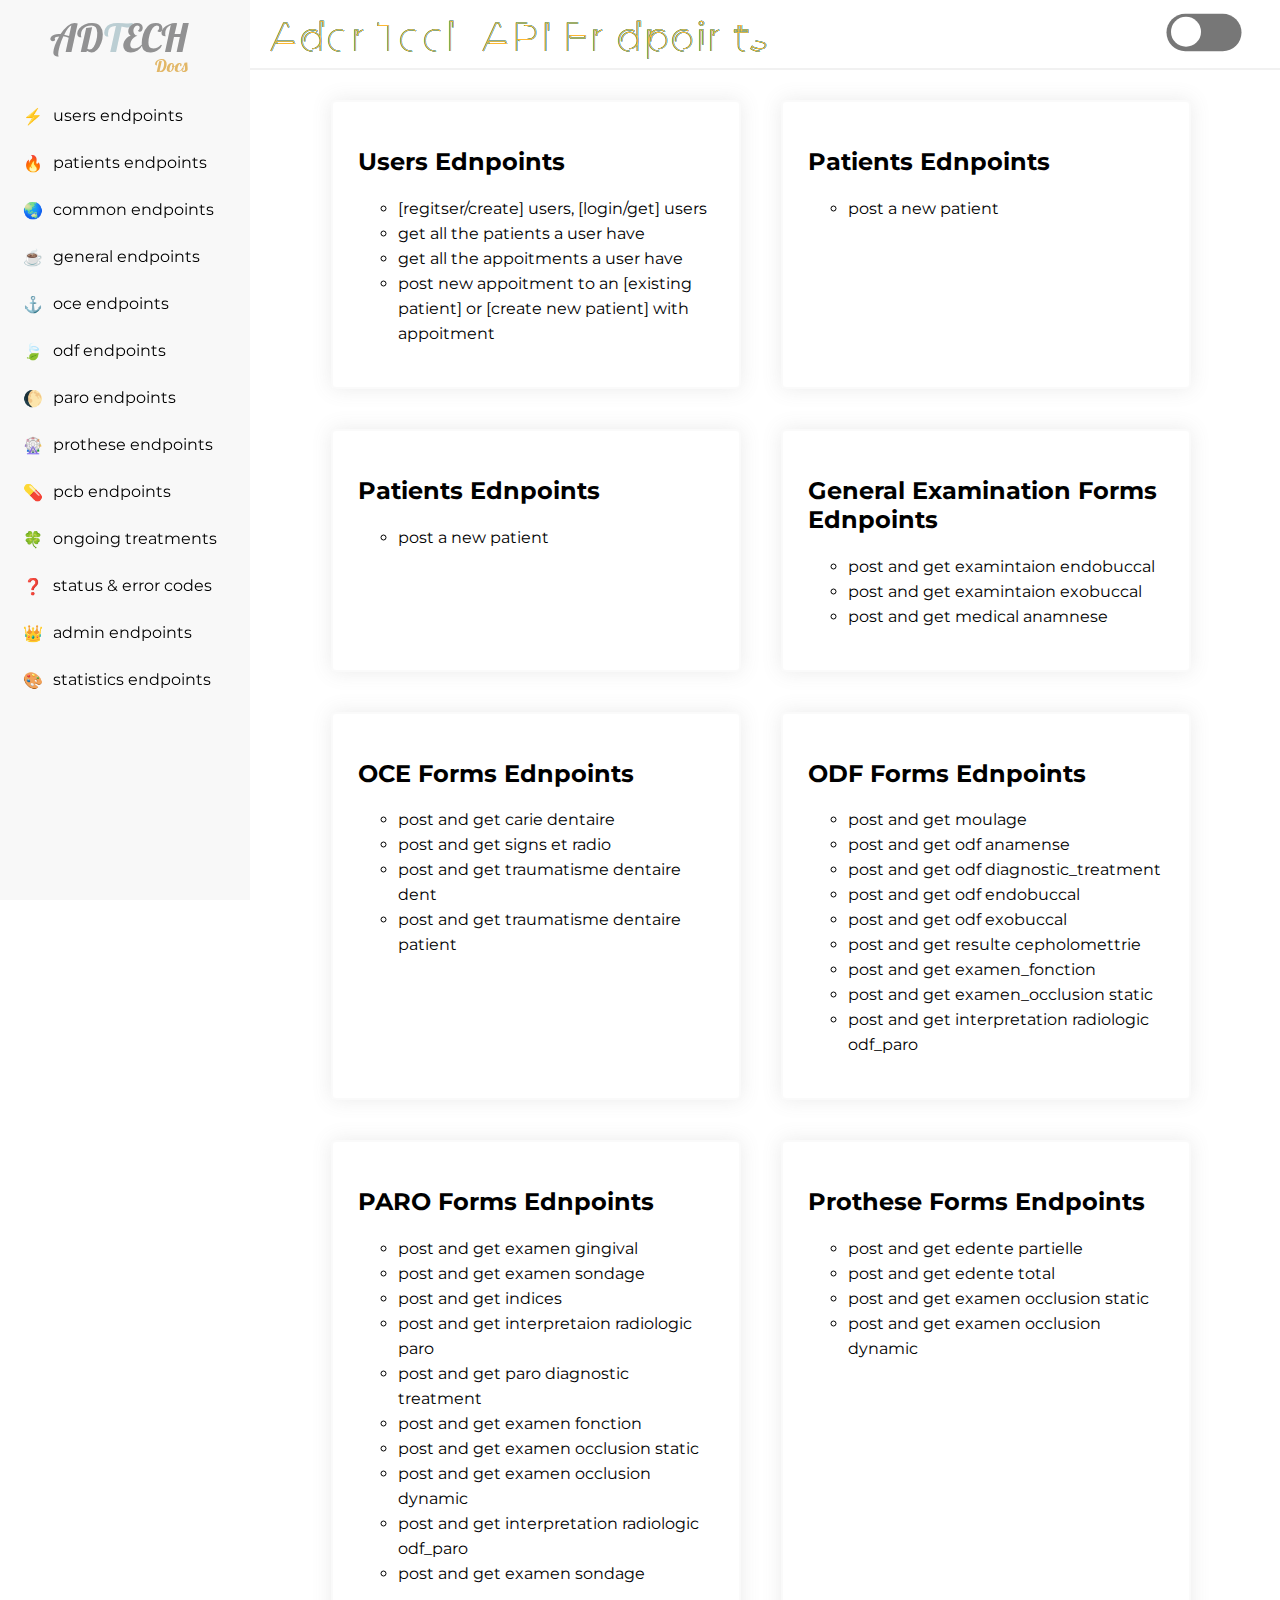
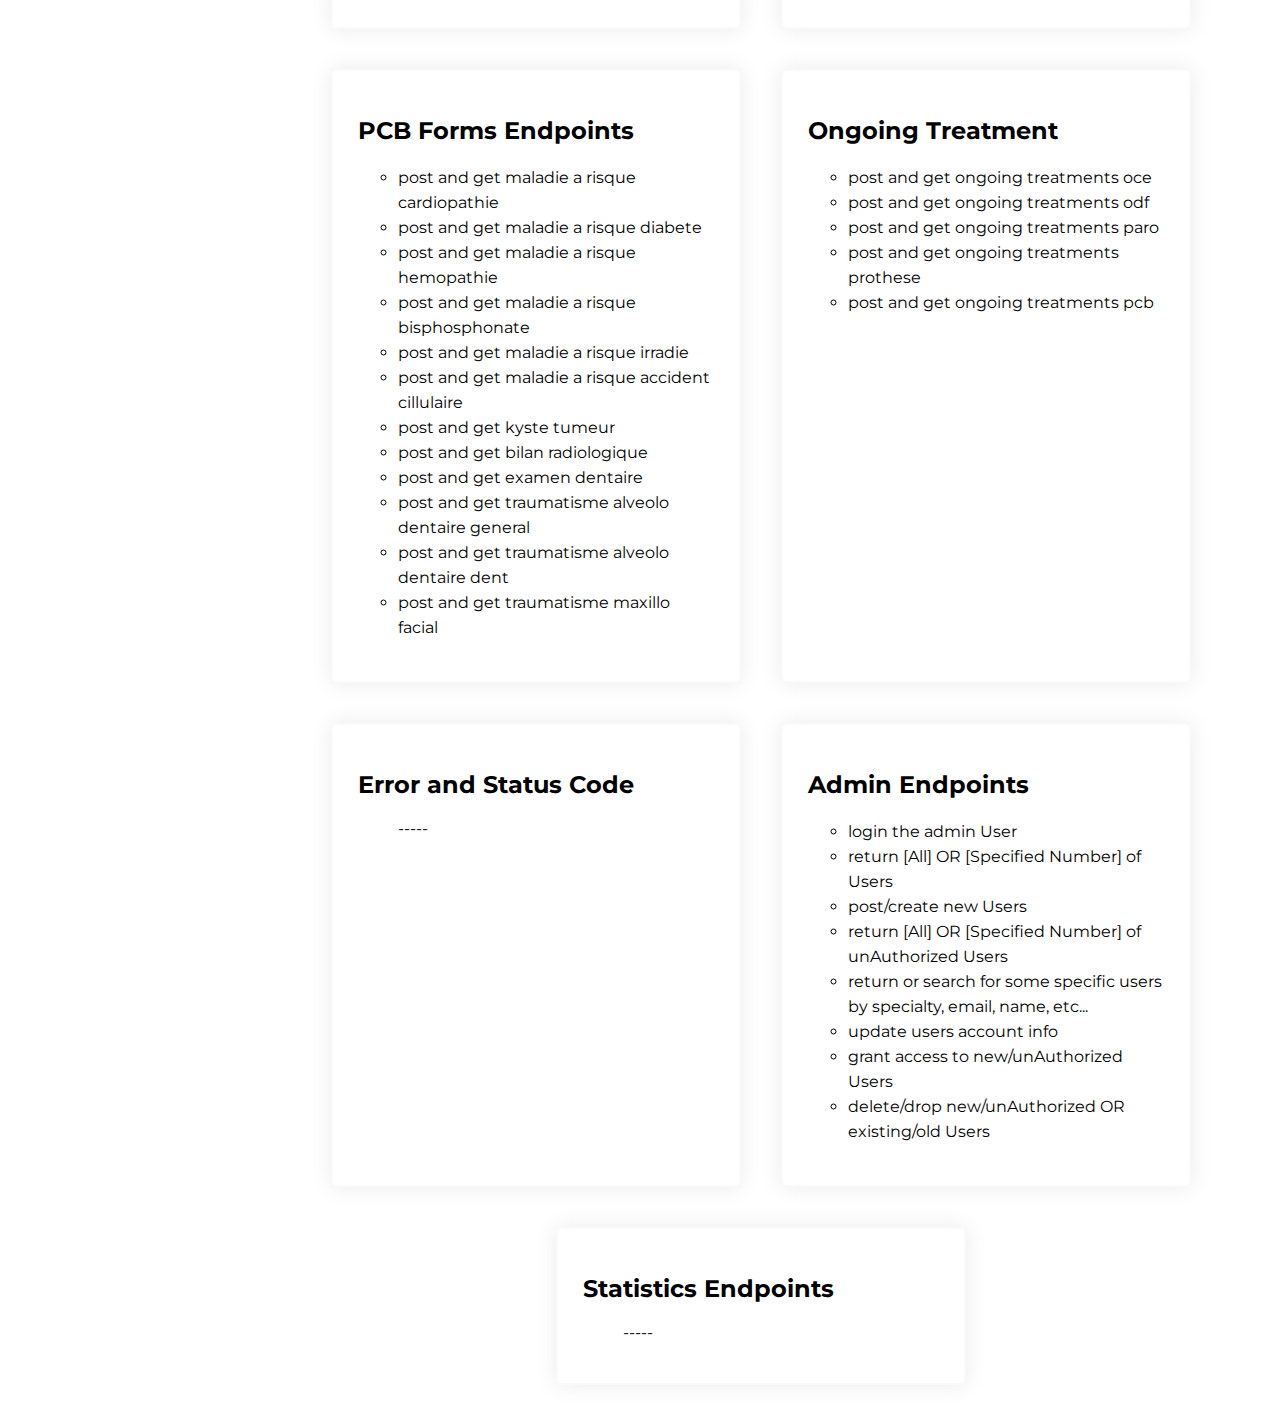
<file: index.html>
<!DOCTYPE html>
<html lang="en">
    <head>
        <meta charset="UTF-8" />
        <meta name="viewport" content="width=device-width, initial-scale=1.0" />
        <link rel="stylesheet" href="./styles/navigation.css" />
        <link rel="stylesheet" href="./styles/cards.css" />
        <link rel="stylesheet" href="./styles/main.css" />
        <title>AdTech Endpoints</title>
    </head>
    <body>
        <nav></nav>

        <cards id="cards">
            <a
                href="/pages/users.html"
                class="card"
                onclick="(() => {
                localStorage.setItem('focusedNav', 0)
            })()"
            >
                <h2>Users Ednpoints</h2>
                <ul>
                    <li>[regitser/create] users, [login/get] users</li>
                    <li>get all the patients a user have</li>
                    <li>get all the appoitments a user have</li>
                    <li>
                        post new appoitment to an [existing patient] or [create new patient] with
                        appoitment
                    </li>
                </ul>
            </a>
            <a
                href="/pages/patients.html"
                class="card"
                onclick="(() => {
                localStorage.setItem('focusedNav', 1)
            })()"
            >
                <h2>Patients Ednpoints</h2>
                <ul>
                    <li>post a new patient</li>
                </ul>
            </a>
            <a
                href="/pages/common.html"
                class="card"
                onclick="(() => {
                localStorage.setItem('focusedNav', 2)
            })()"
            >
                <h2>Patients Ednpoints</h2>
                <ul>
                    <li>post a new patient</li>
                </ul>
            </a>
            <a
                href="/pages/general.html"
                class="card"
                onclick="(() => {
                localStorage.setItem('focusedNav', 3)
            })()"
            >
                <h2>General Examination Forms Ednpoints</h2>
                <ul>
                    <li>post and get examintaion endobuccal</li>
                    <li>post and get examintaion exobuccal</li>
                    <li>post and get medical anamnese</li>
                </ul>
            </a>
            <a
                href="/pages/oce.html"
                class="card"
                onclick="(() => {
                localStorage.setItem('focusedNav', 4)
            })()"
            >
                <h2>OCE Forms Ednpoints</h2>
                <ul>
                    <li>post and get carie dentaire</li>
                    <li>post and get signs et radio</li>
                    <li>post and get traumatisme dentaire dent</li>
                    <li>post and get traumatisme dentaire patient</li>
                </ul>
            </a>
            <a
                href="/pages/odf.html"
                class="card"
                onclick="(() => {
                localStorage.setItem('focusedNav', 5)
            })()"
            >
                <h2>ODF Forms Ednpoints</h2>
                <ul>
                    <li>post and get moulage</li>
                    <li>post and get odf anamense</li>
                    <li>post and get odf diagnostic_treatment</li>
                    <li>post and get odf endobuccal</li>
                    <li>post and get odf exobuccal</li>
                    <li>post and get resulte cepholomettrie</li>
                    <li>post and get examen_fonction</li>
                    <li>post and get examen_occlusion static</li>
                    <li>post and get interpretation radiologic odf_paro</li>
                </ul>
            </a>
            <a
                href="/pages/paro.html"
                class="card"
                onclick="(() => {
                localStorage.setItem('focusedNav', 6)
            })()"
            >
                <h2>PARO Forms Ednpoints</h2>
                <ul>
                    <li>post and get examen gingival</li>
                    <li>post and get examen sondage</li>
                    <li>post and get indices</li>
                    <li>post and get interpretaion radiologic paro</li>
                    <li>post and get paro diagnostic treatment</li>
                    <li>post and get examen fonction</li>
                    <li>post and get examen occlusion static</li>
                    <li>post and get examen occlusion dynamic</li>
                    <li>post and get interpretation radiologic odf_paro</li>
                    <li>post and get examen sondage</li>
                </ul>
            </a>
            <a
                href="/pages/prothese.html"
                class="card"
                onclick="(() => {
                localStorage.setItem('focusedNav', 7)
            })()"
            >
                <h2>Prothese Forms Endpoints</h2>
                <ul>
                    <li>post and get edente partielle</li>
                    <li>post and get edente total</li>
                    <li>post and get examen occlusion static</li>
                    <li>post and get examen occlusion dynamic</li>
                </ul>
            </a>
            <a
                href="/pages/pcb.html"
                class="card"
                onclick="(() => {
                localStorage.setItem('focusedNav', 8)
            })()"
            >
                <h2>PCB Forms Endpoints</h2>
                <ul>
                    <li>post and get maladie a risque cardiopathie</li>
                    <li>post and get maladie a risque diabete</li>
                    <li>post and get maladie a risque hemopathie</li>
                    <li>post and get maladie a risque bisphosphonate</li>
                    <li>post and get maladie a risque irradie</li>
                    <li>post and get maladie a risque accident cillulaire</li>
                    <li>post and get kyste tumeur</li>
                    <li>post and get bilan radiologique</li>
                    <li>post and get examen dentaire</li>
                    <li>post and get traumatisme alveolo dentaire general</li>
                    <li>post and get traumatisme alveolo dentaire dent</li>
                    <li>post and get traumatisme maxillo facial</li>
                </ul>
            </a>
            <a
                href="/pages/treatments.html"
                class="card"
                onclick="(() => {
                localStorage.setItem('focusedNav', 9)
            })()"
            >
                <h2>Ongoing Treatment</h2>
                <ul>
                    <li>post and get ongoing treatments oce</li>
                    <li>post and get ongoing treatments odf</li>
                    <li>post and get ongoing treatments paro</li>
                    <li>post and get ongoing treatments prothese</li>
                    <li>post and get ongoing treatments pcb</li>
                </ul>
            </a>
            <a
                href="/pages/error.html"
                class="card"
                onclick="(() => {
                localStorage.setItem('focusedNav', 10)
            })()"
            >
                <h2>Error and Status Code</h2>
                <ul>
                    -----
                </ul>
            </a>
            <a
                href="/pages/admin.html"
                class="card"
                onclick="(() => {
                localStorage.setItem('focusedNav', 11)
            })()"
            >
                <h2>Admin Endpoints</h2>
                <ul>
                    <li>login the admin User</li>
                    <li>return [All] OR [Specified Number] of Users</li>
                    <li>post/create new Users</li>
                    <li>return [All] OR [Specified Number] of unAuthorized Users</li>
                    <li>
                        return or search for some specific users by specialty, email, name, etc...
                    </li>
                    <li>update users account info</li>
                    <li>grant access to new/unAuthorized Users</li>
                    <li>delete/drop new/unAuthorized OR existing/old Users</li>
                </ul>
            </a>
            <a
                href="/pages/statistics.html"
                class="card"
                onclick="(() => {
                localStorage.setItem('focusedNav', 12)
            })()"
            >
                <h2>Statistics Endpoints</h2>
                <ul>
                    -----
                </ul>
            </a>
        </cards>

        <script src="./scripts/navigation.js"></script>
        <script src="./scripts/darkmode.js"></script>
    </body>
</html>
</file>
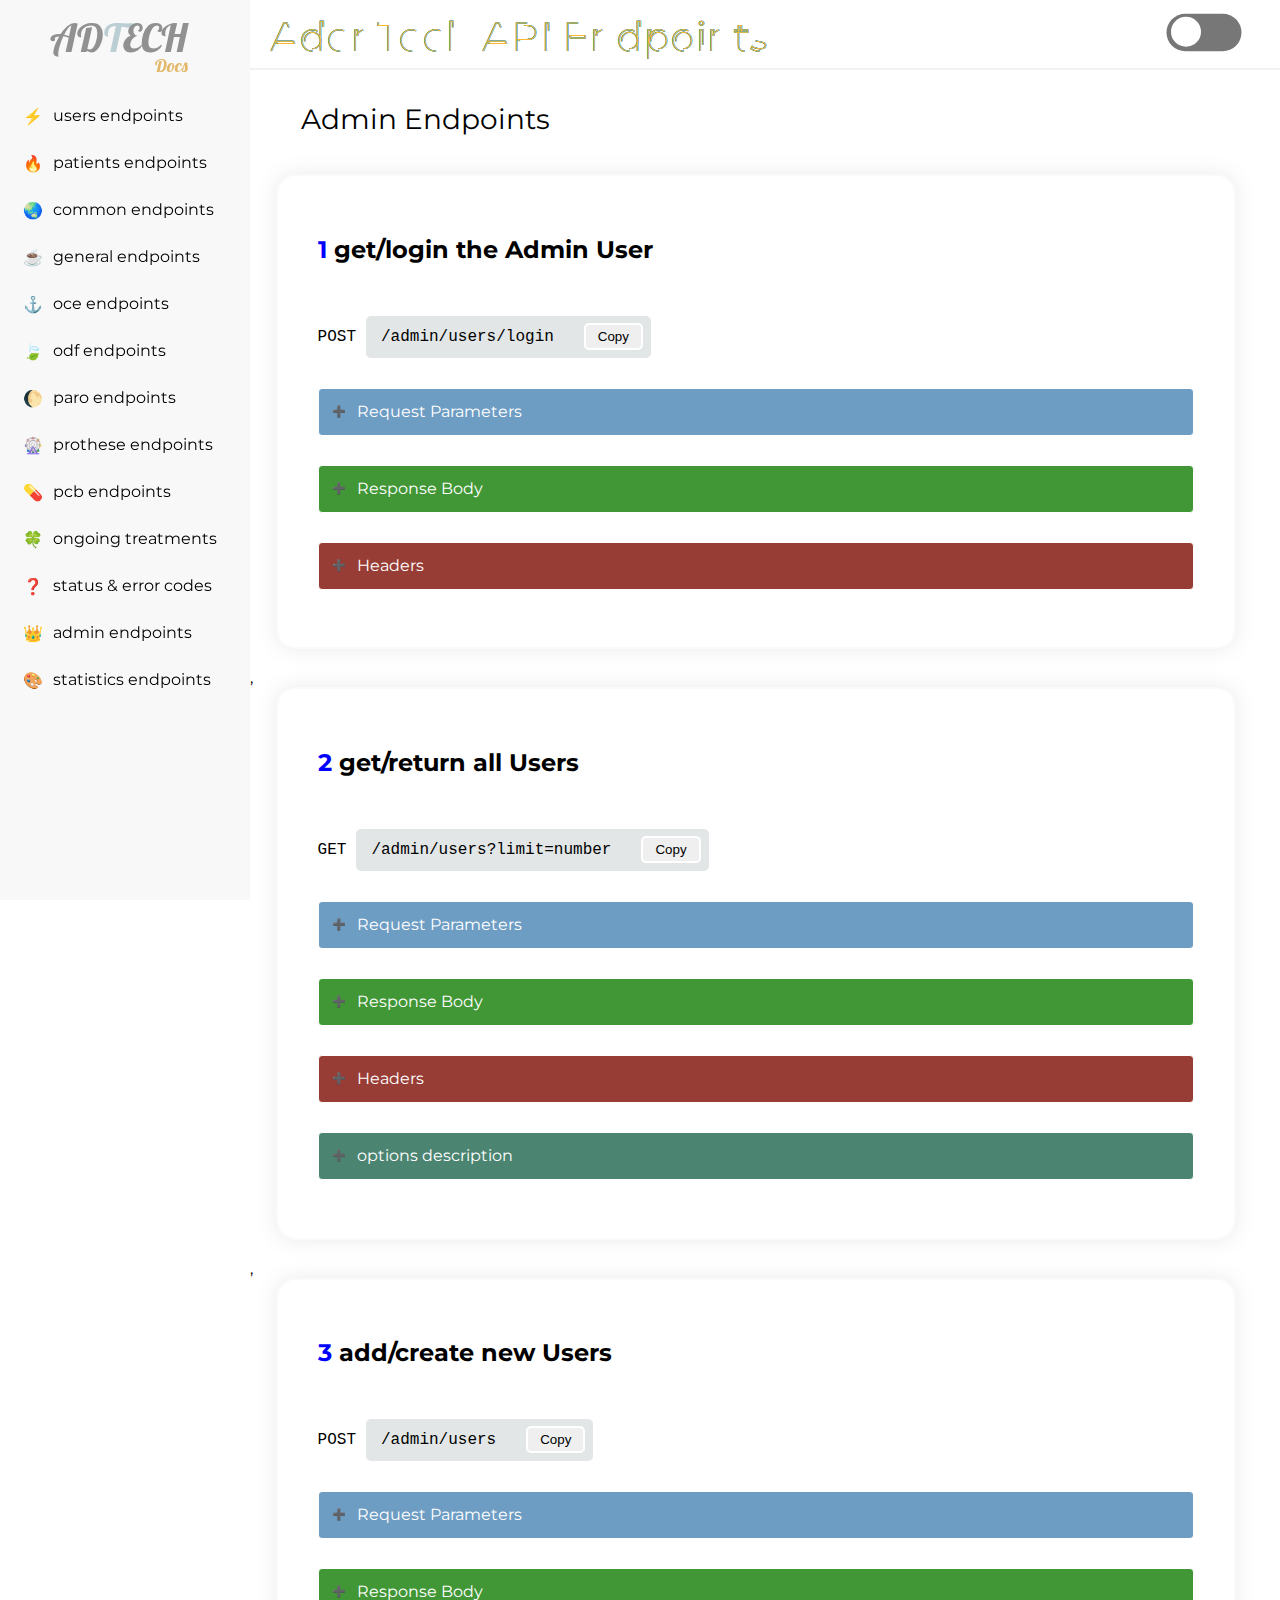
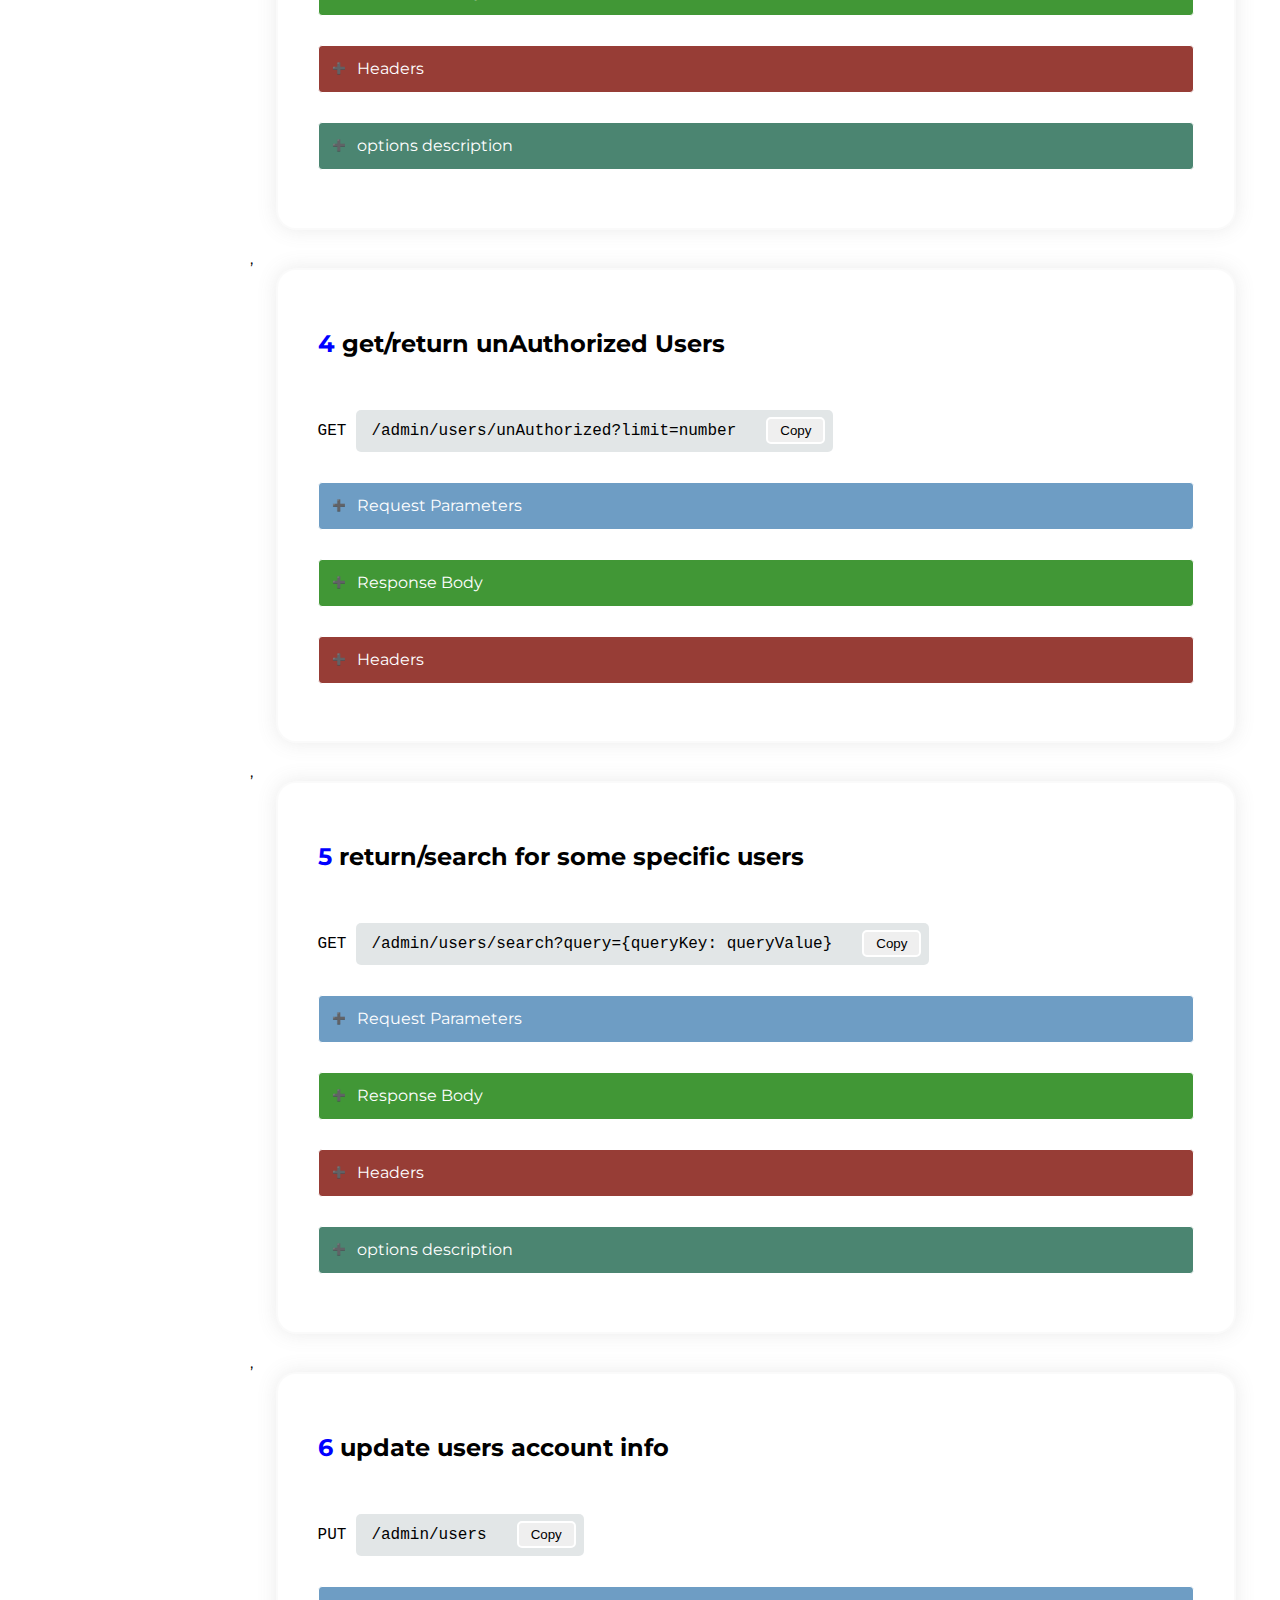
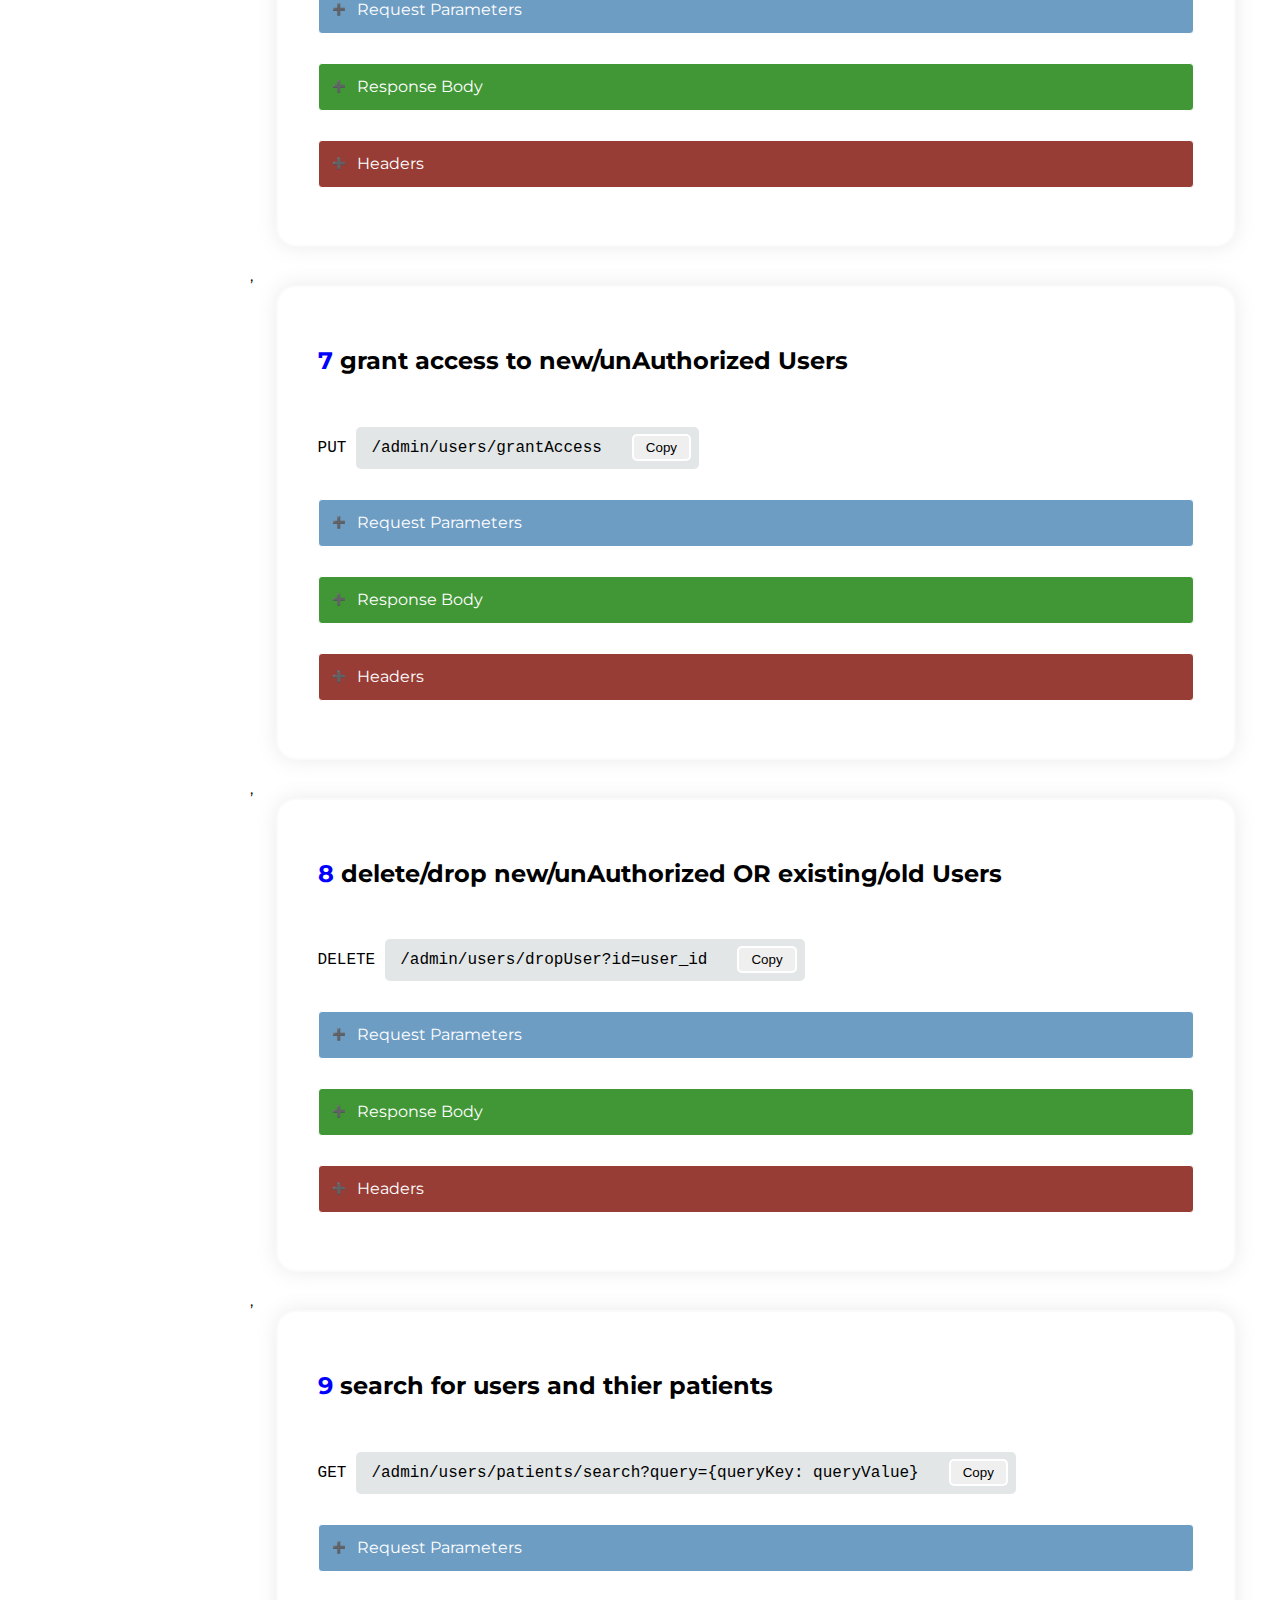
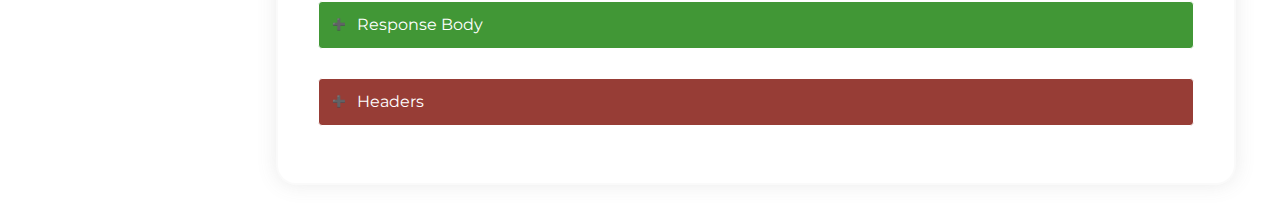
<file: pages/admin.html>
<!DOCTYPE html>
<html lang="en">
    <head>
        <meta charset="UTF-8" />
        <meta name="viewport" content="width=device-width, initial-scale=1.0" />
        <link rel="stylesheet" href="../styles/navigation.css" />
        <link rel="stylesheet" href="../styles/main.css" />
        <title>Admin Endpoints</title>
    </head>
    <body>
        <nav></nav>
        <h1>Admin Endpoints</h1>
        <main></main>

        <script type="module" src="../scripts/apis/admin.js"></script>
    </body>
</html>
</file>
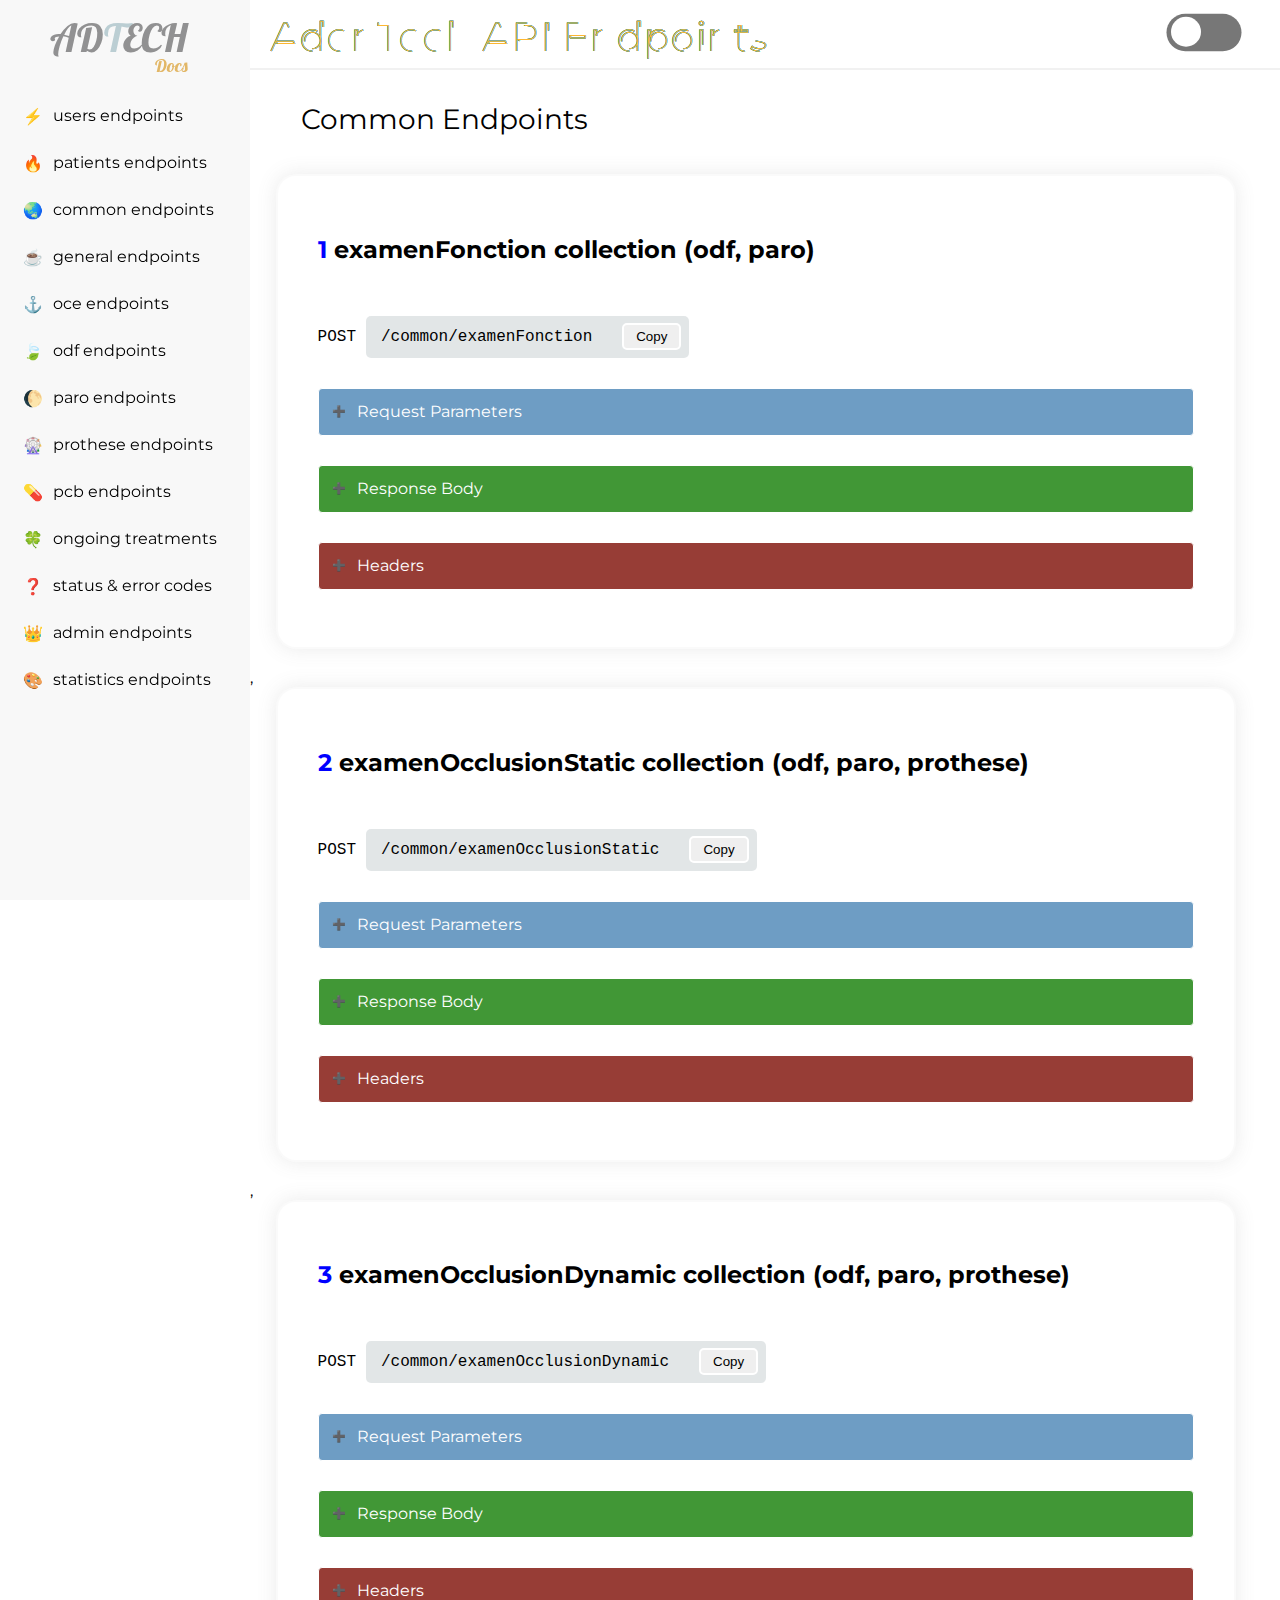
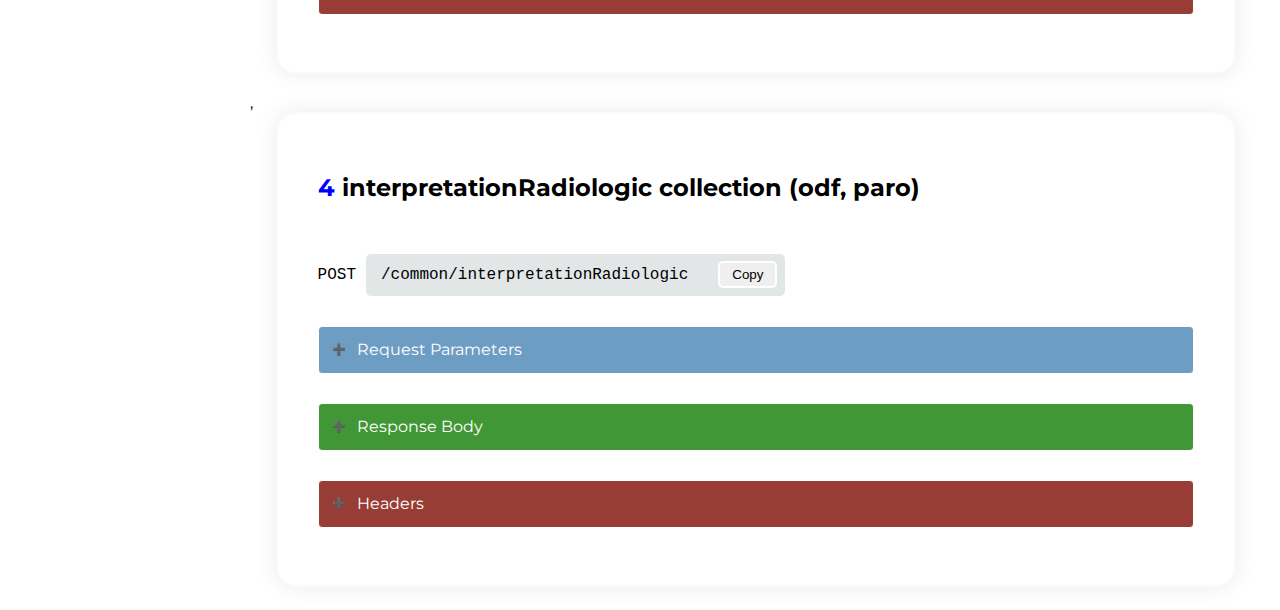
<file: pages/common.html>
<!DOCTYPE html>
<html lang="en">
    <head>
        <meta charset="UTF-8" />
        <meta name="viewport" content="width=device-width, initial-scale=1.0" />
        <link rel="stylesheet" href="../styles/navigation.css" />
        <link rel="stylesheet" href="../styles/main.css" />
        <title>Common Endpoints</title>
    </head>
    <body>
        <nav></nav>
        <h1>Common Endpoints</h1>
        <main></main>

        <script type="module" src="../scripts/apis/common.js"></script>
    </body>
</html>
</file>
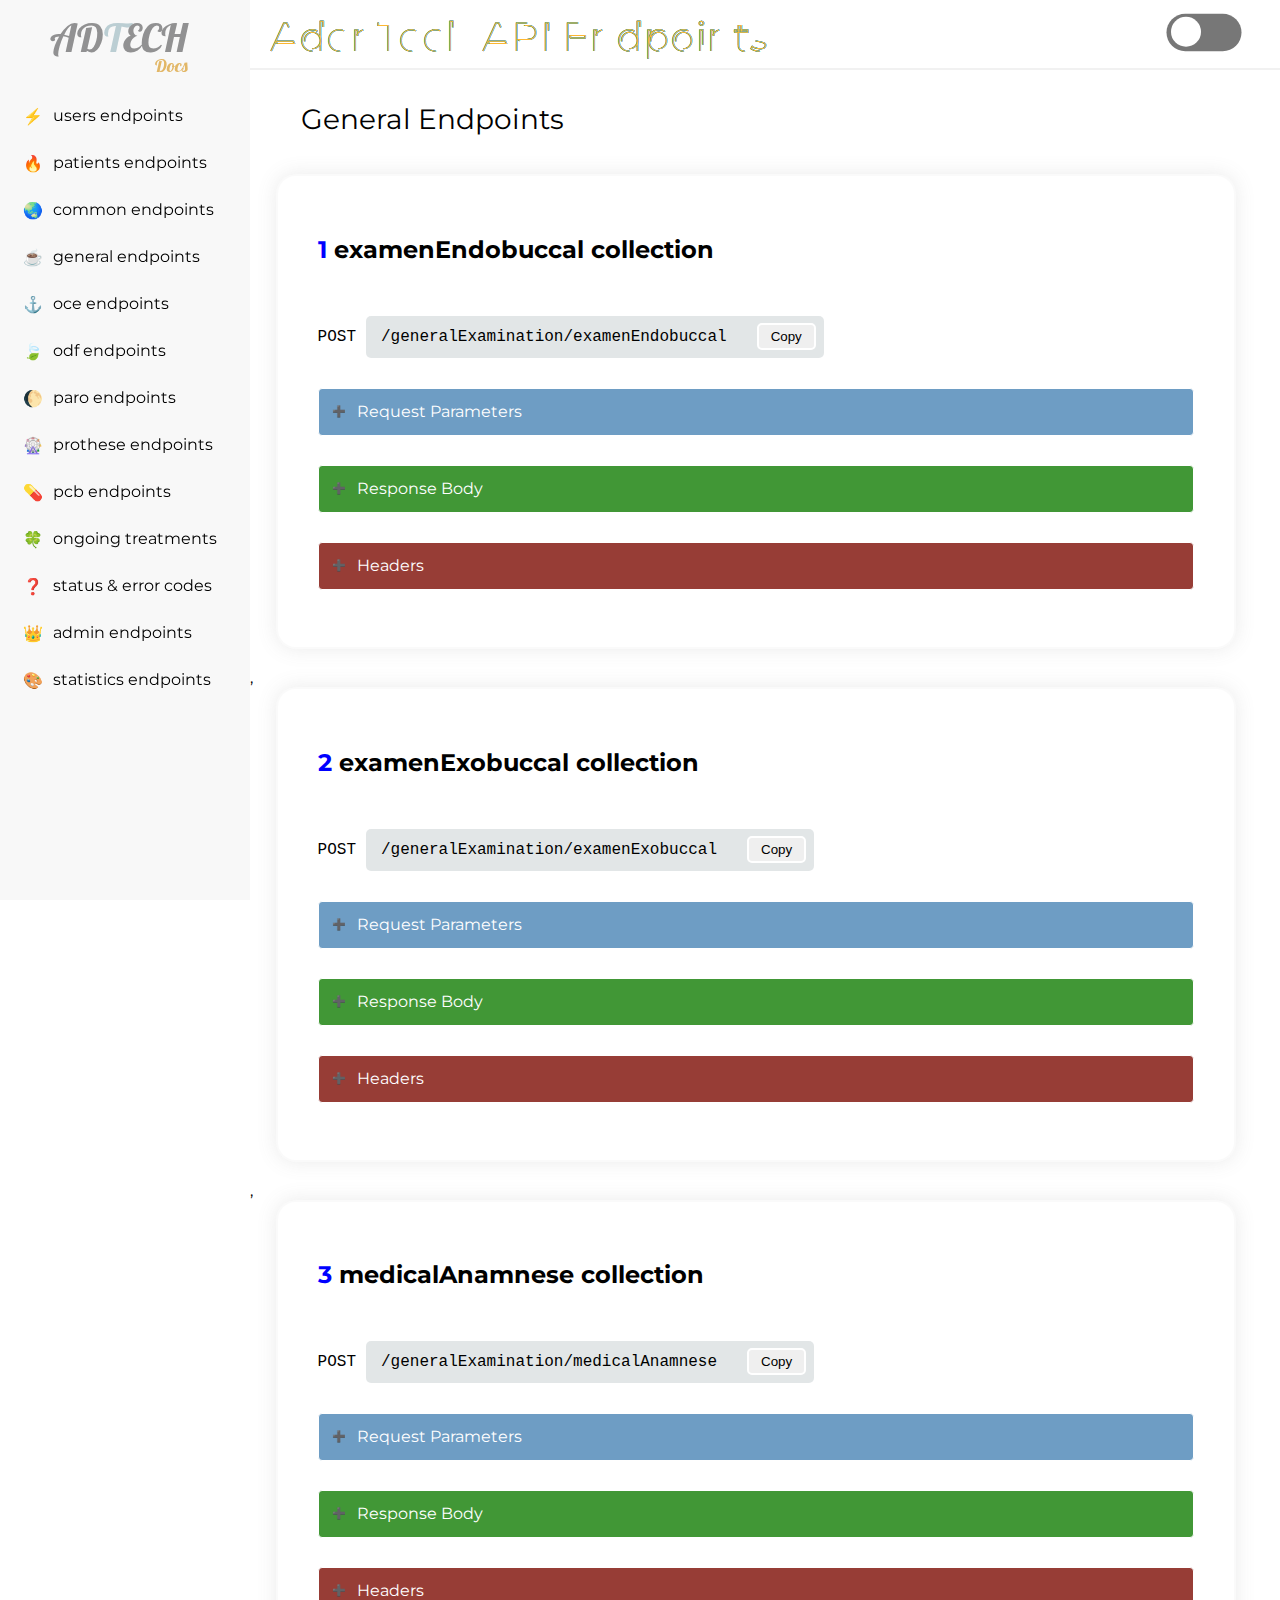
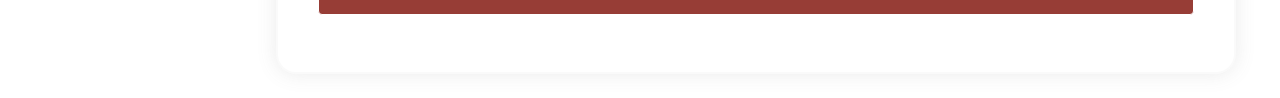
<file: pages/general.html>
<!DOCTYPE html>
<html lang="en">
    <head>
        <meta charset="UTF-8" />
        <meta name="viewport" content="width=device-width, initial-scale=1.0" />
        <link rel="stylesheet" href="../styles/navigation.css" />
        <link rel="stylesheet" href="../styles/main.css" />
        <title>General Endpoints</title>
    </head>
    <body>
        <nav></nav>
        <h1>General Endpoints</h1>
        <main></main>

        <script type="module" src="../scripts/apis/general.js"></script>
    </body>
</html>
</file>
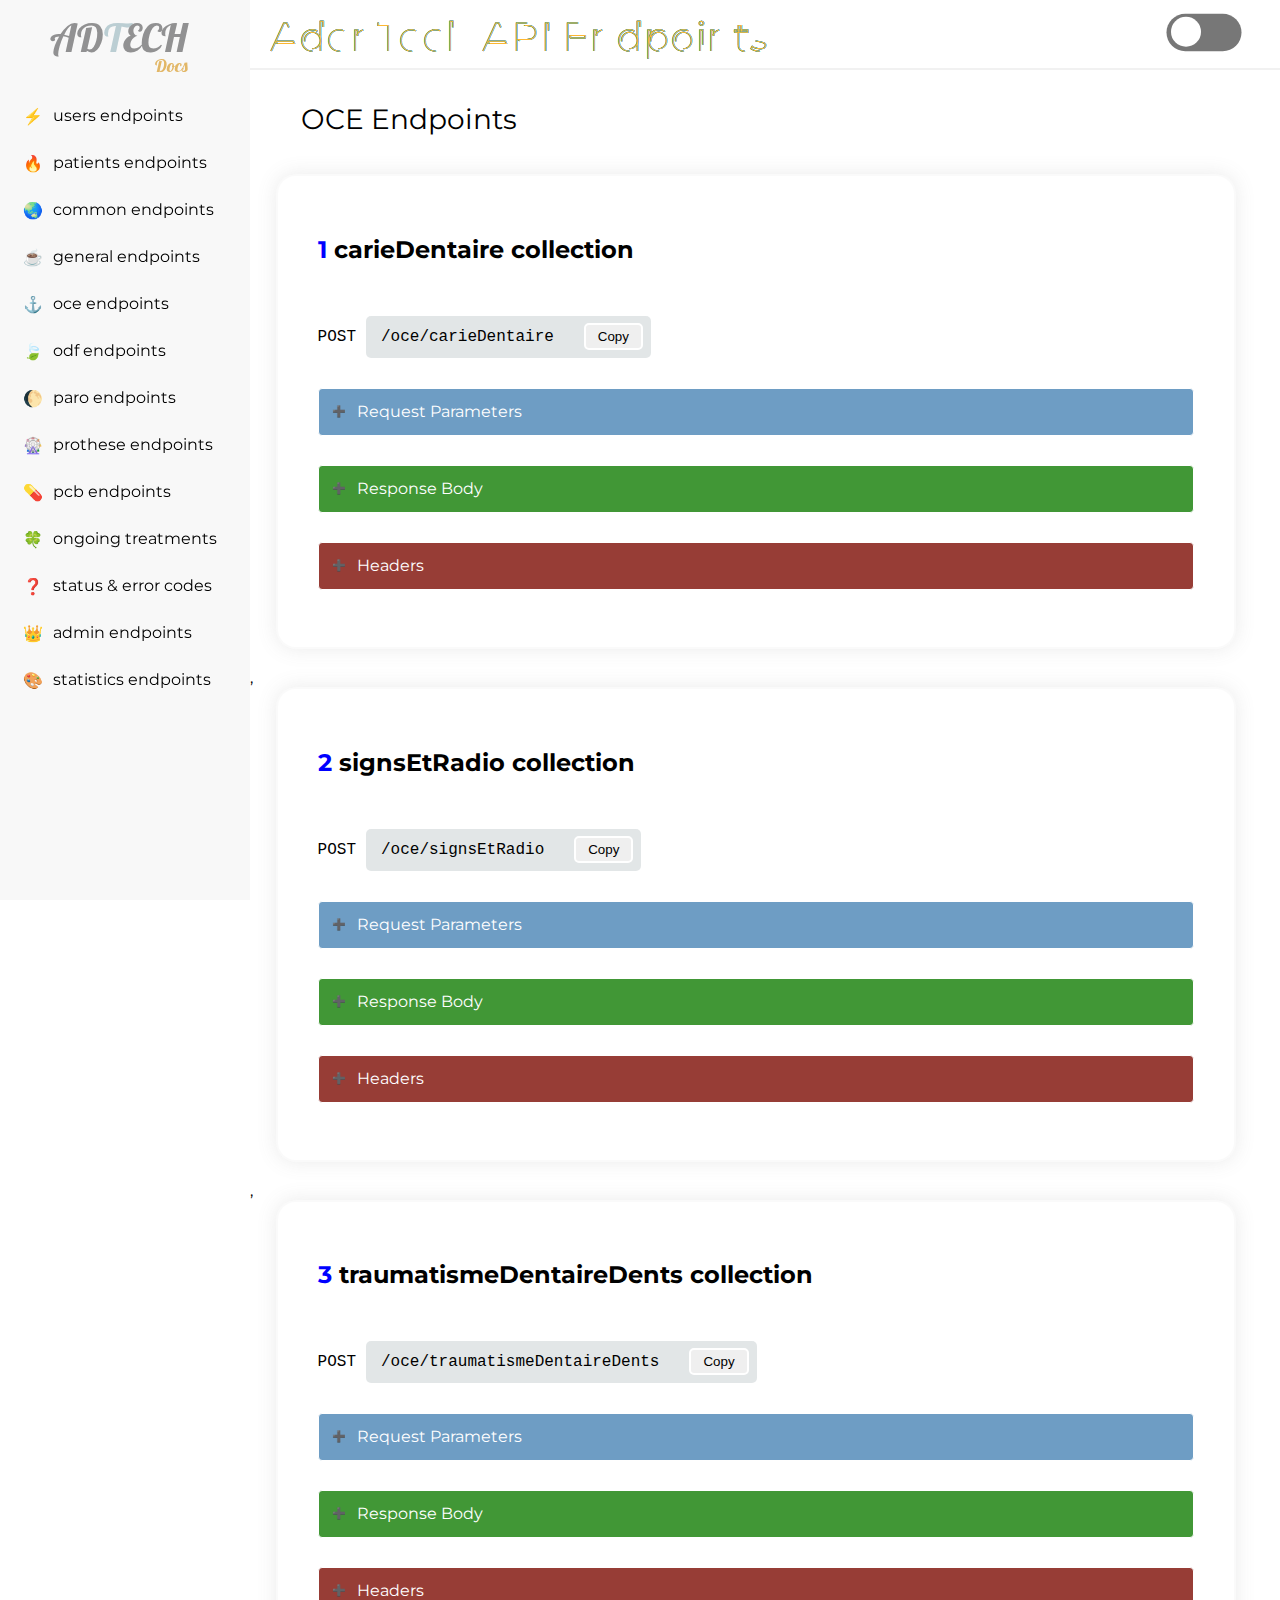
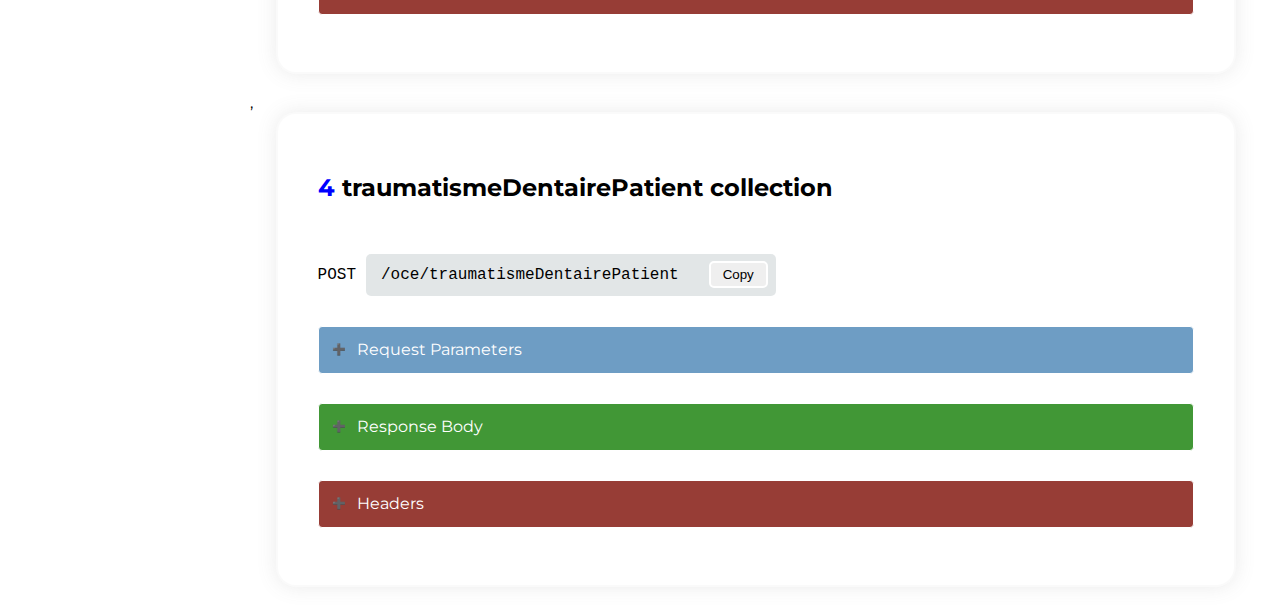
<file: pages/oce.html>
<!DOCTYPE html>
<html lang="en">
    <head>
        <meta charset="UTF-8" />
        <meta name="viewport" content="width=device-width, initial-scale=1.0" />
        <link rel="stylesheet" href="../styles/navigation.css" />
        <link rel="stylesheet" href="../styles/main.css" />
        <title>OCE Endpoints</title>
    </head>
    <body>
        <nav></nav>
        <h1>OCE Endpoints</h1>
        <main></main>

        <script type="module" src="../scripts/apis/oce.js"></script>
    </body>
</html>
</file>
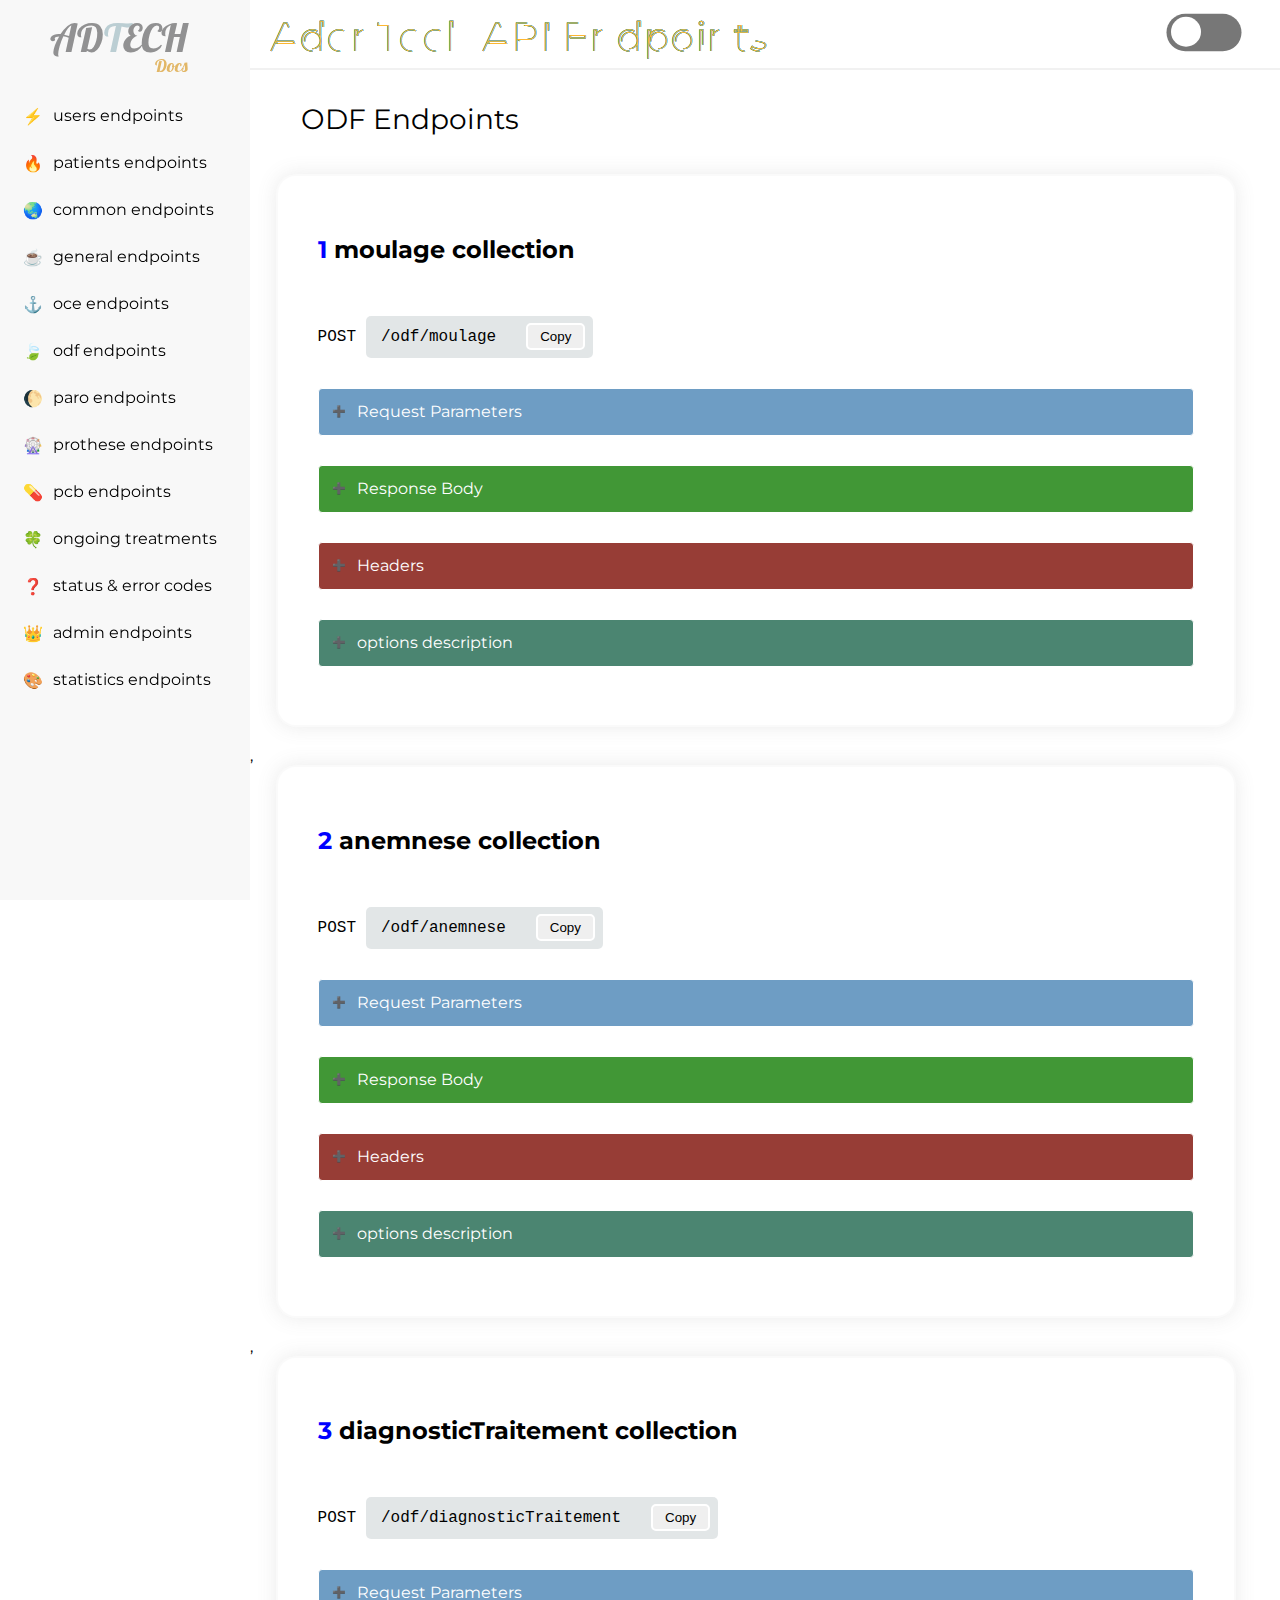
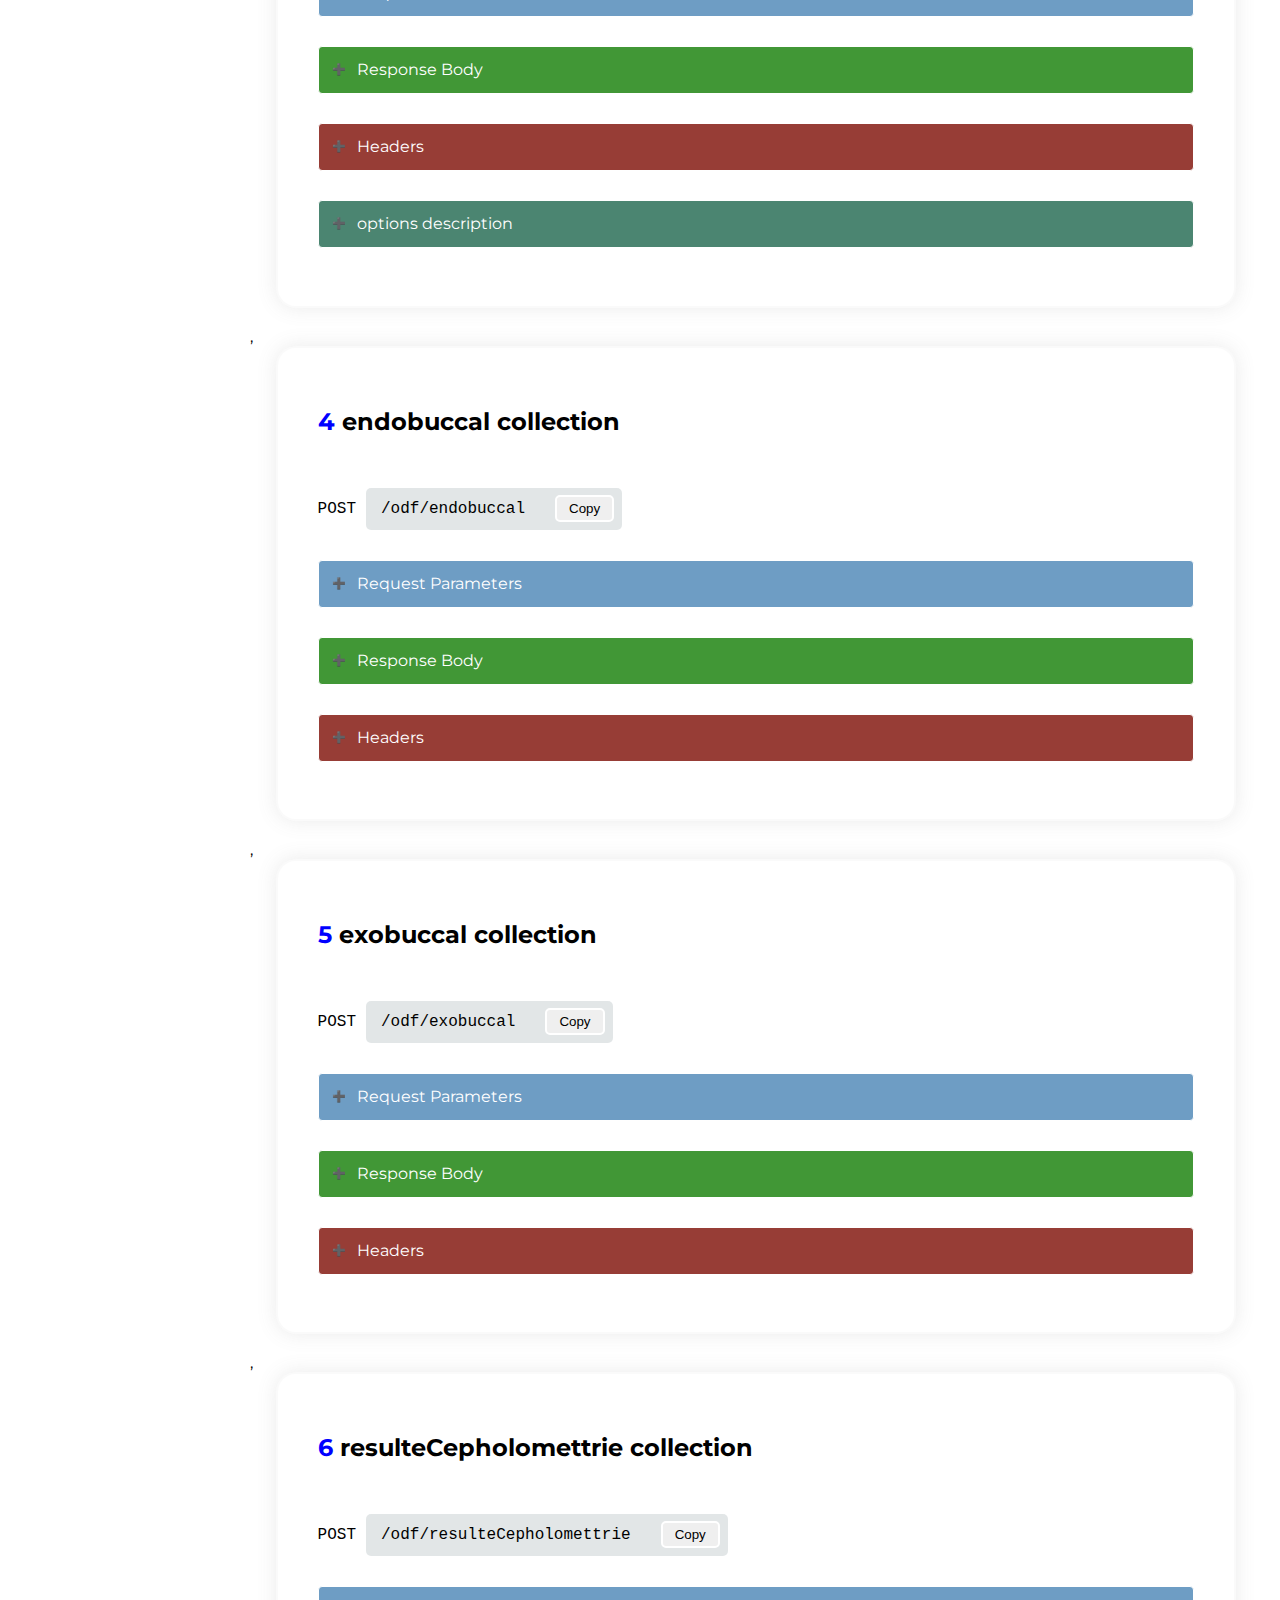
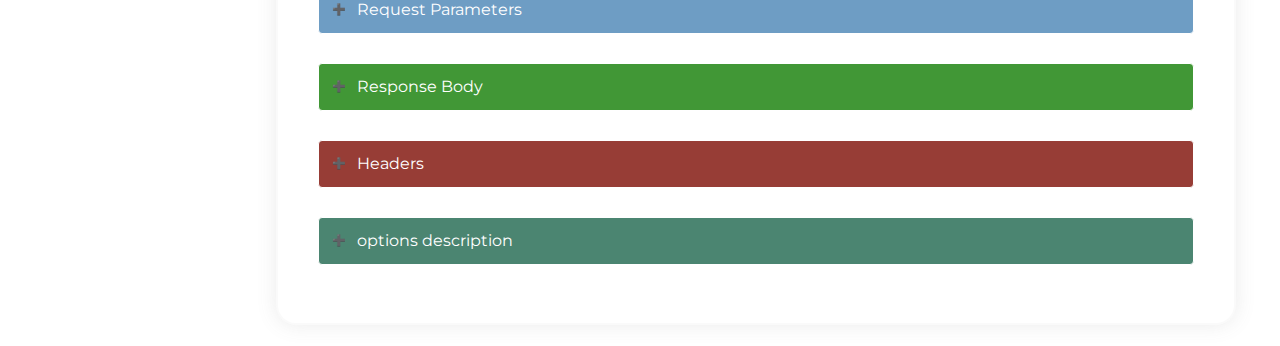
<file: pages/odf.html>
<!DOCTYPE html>
<html lang="en">
    <head>
        <meta charset="UTF-8" />
        <meta name="viewport" content="width=device-width, initial-scale=1.0" />
        <link rel="stylesheet" href="../styles/navigation.css" />
        <link rel="stylesheet" href="../styles/main.css" />
        <title>ODF Endpoints</title>
    </head>
    <body>
        <nav></nav>
        <h1>ODF Endpoints</h1>
        <main></main>

        <script type="module" src="../scripts/apis/odf.js"></script>
    </body>
</html>
</file>
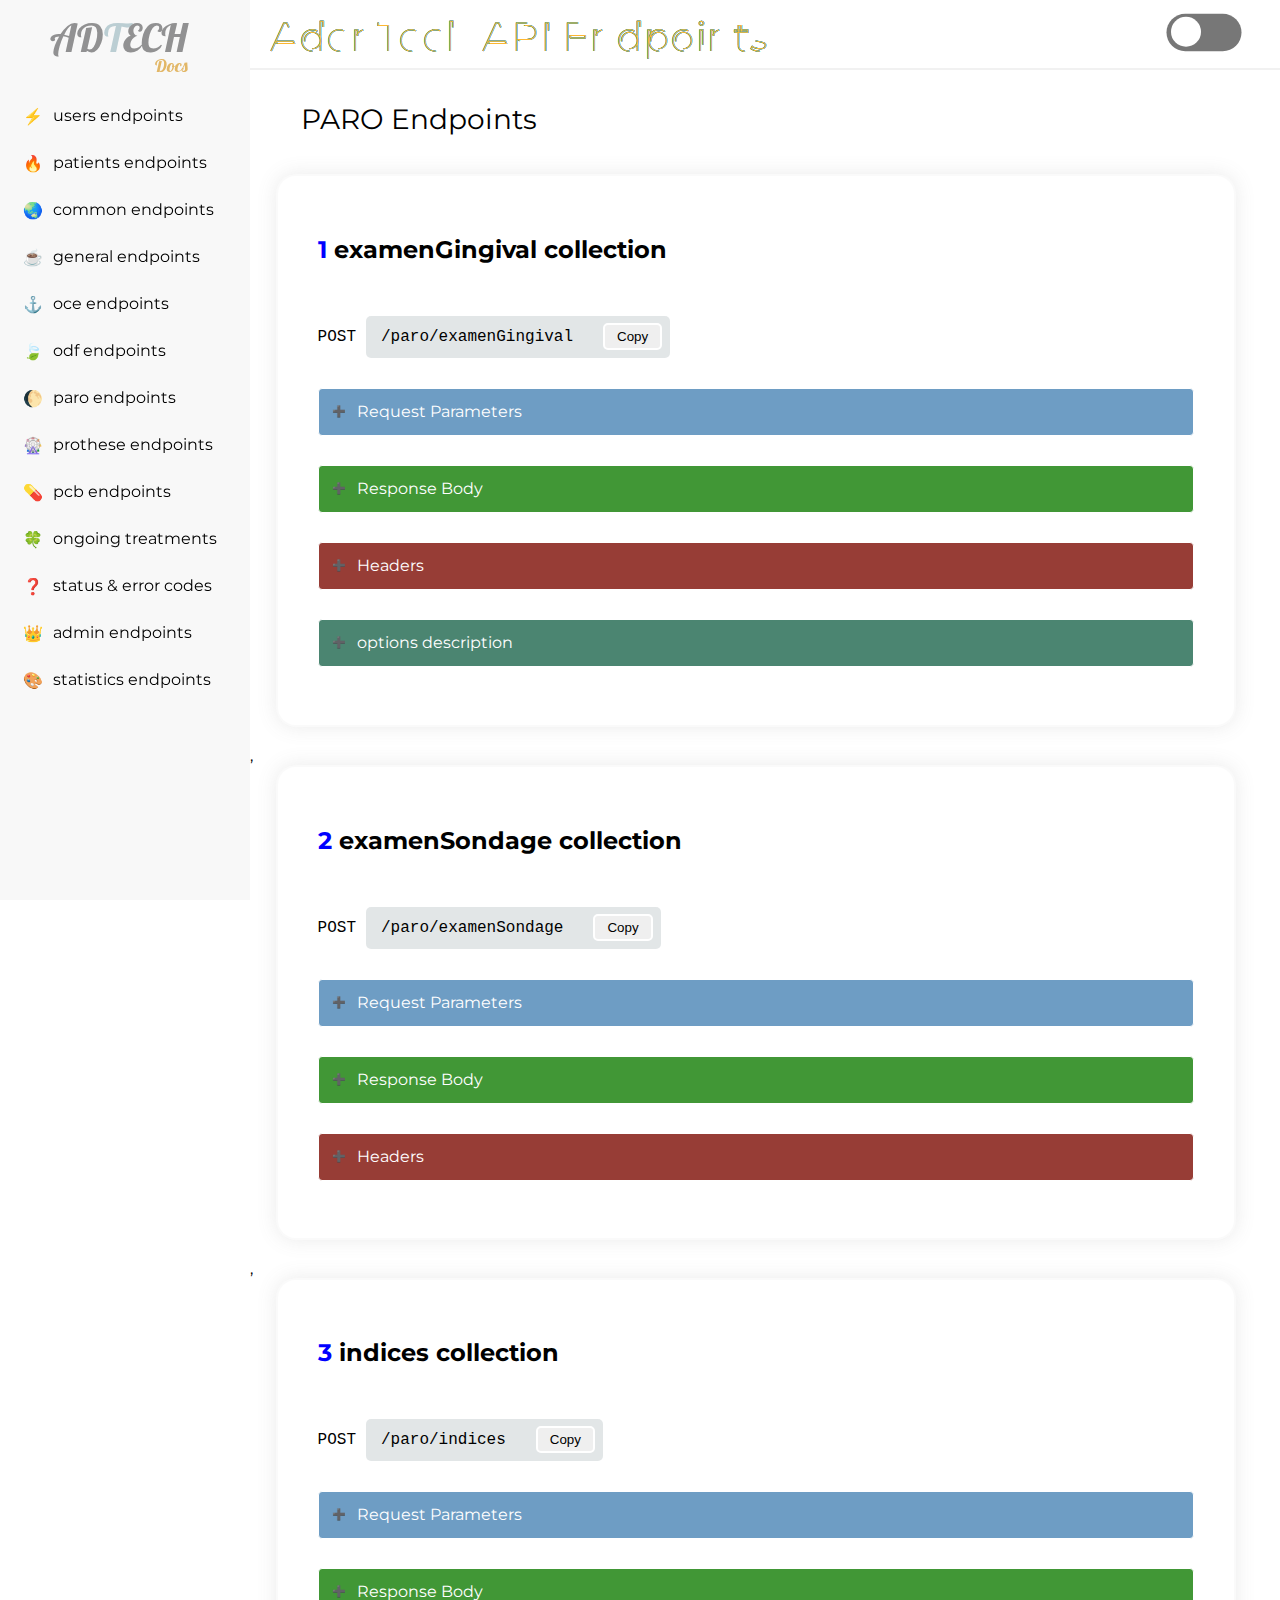
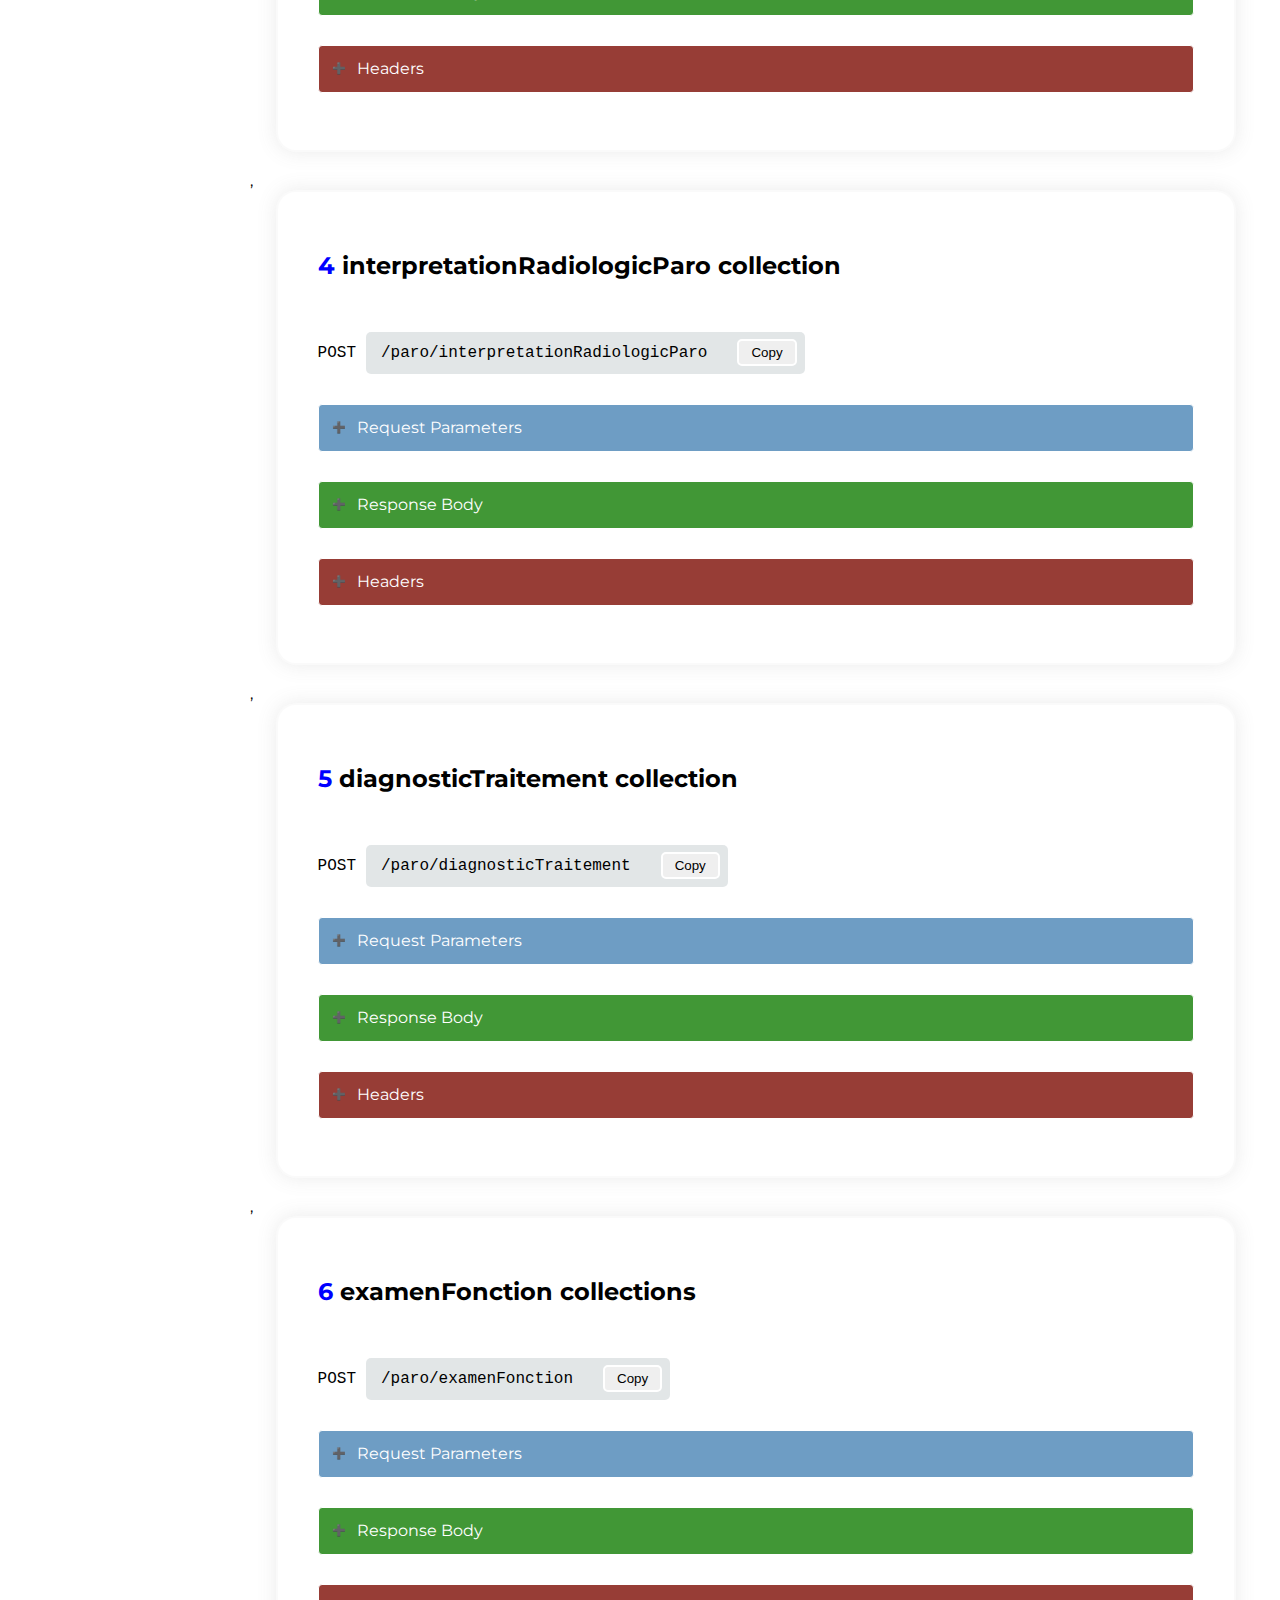
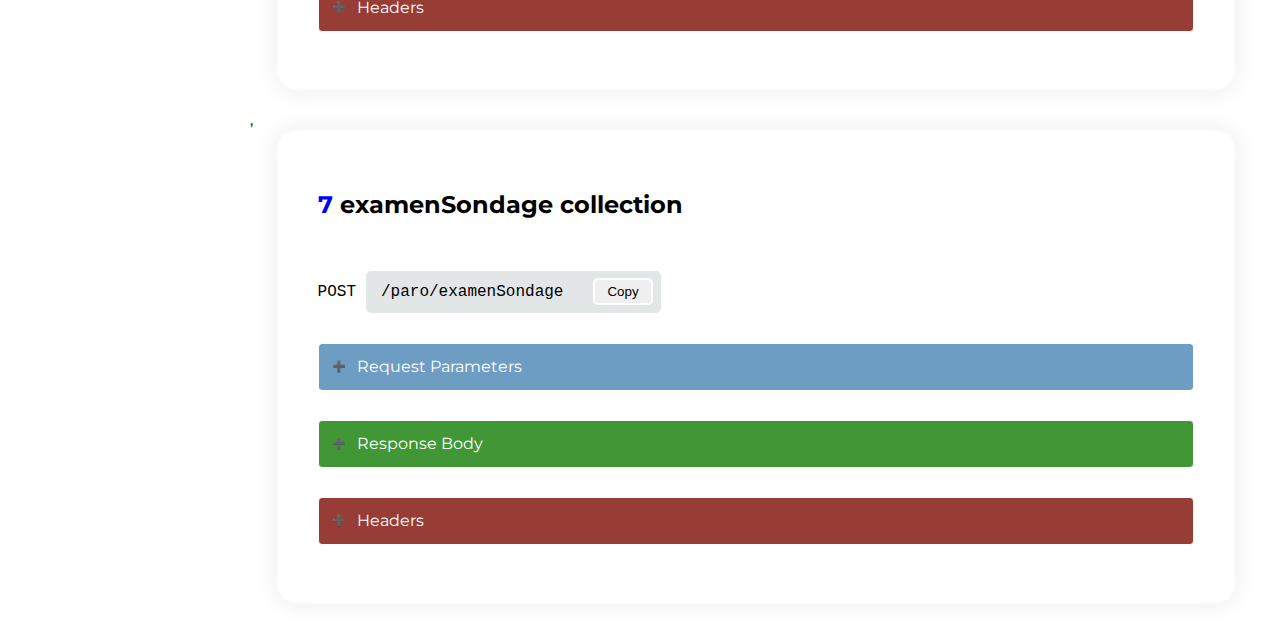
<file: pages/paro.html>
<!DOCTYPE html>
<html lang="en">
    <head>
        <meta charset="UTF-8" />
        <meta name="viewport" content="width=device-width, initial-scale=1.0" />
        <link rel="stylesheet" href="../styles/navigation.css" />
        <link rel="stylesheet" href="../styles/main.css" />
        <title>PARO Endpoints</title>
    </head>
    <body>
        <nav></nav>
        <h1>PARO Endpoints</h1>
        <main></main>

        <script type="module" src="../scripts/apis/paro.js"></script>
    </body>
</html>
</file>
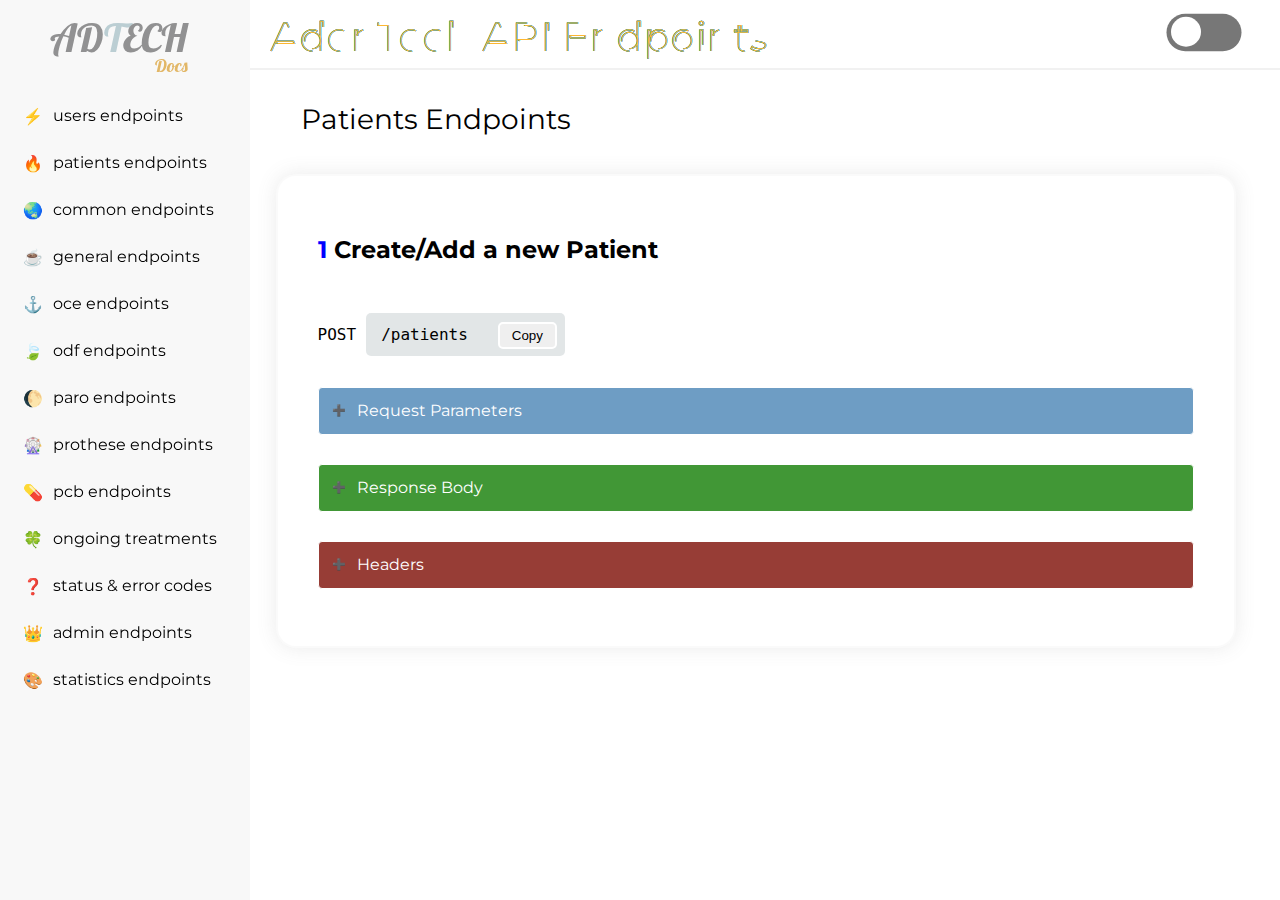
<file: pages/patients.html>
<!DOCTYPE html>
<html lang="en">
    <head>
        <meta charset="UTF-8" />
        <meta name="viewport" content="width=device-width, initial-scale=1.0" />
        <link rel="stylesheet" href="../styles/navigation.css">
        <link rel="stylesheet" href="../styles/main.css">
        <title>Patients Endpoints</title>
    </head>
    <body>
        <nav></nav>
        <h1>Patients Endpoints</h1>
        <main></main>

        <script type="module" src="../scripts/apis/patients.js"></script>
    </body>
    </body>
</html>
</file>
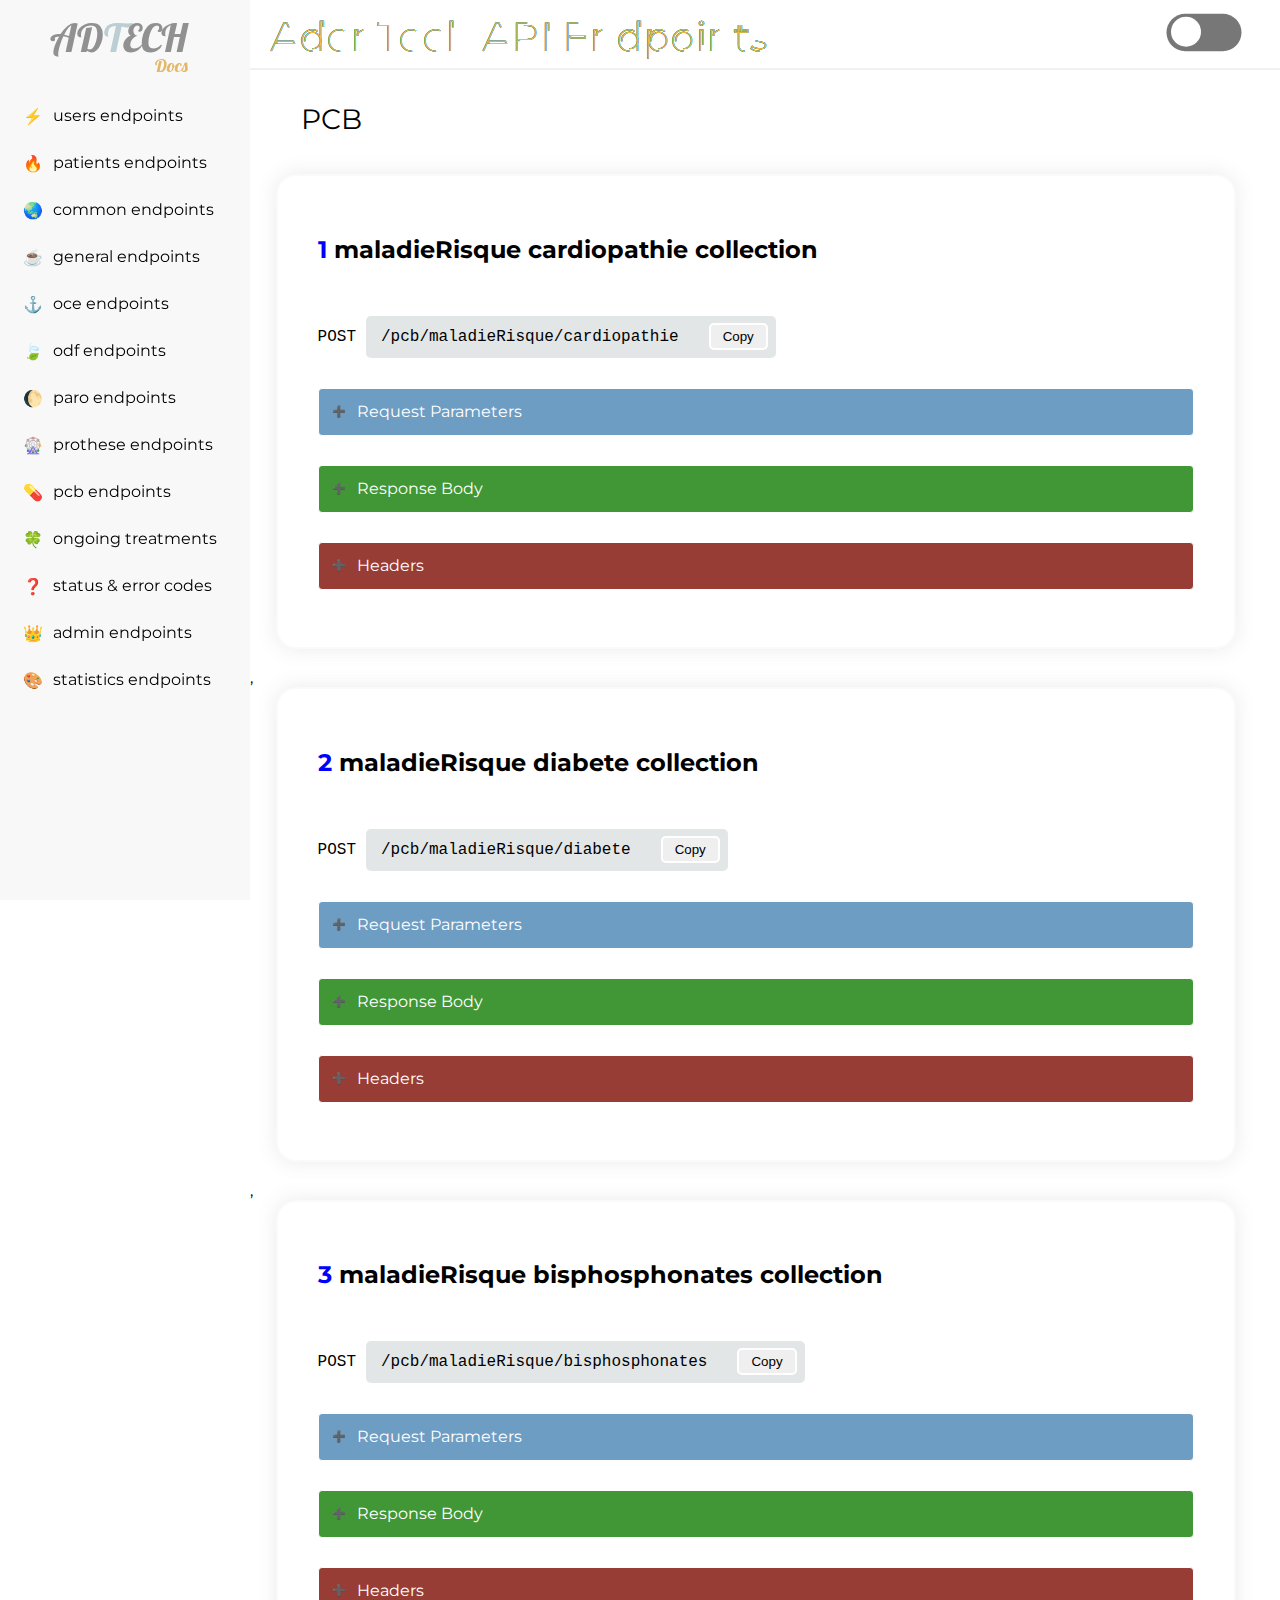
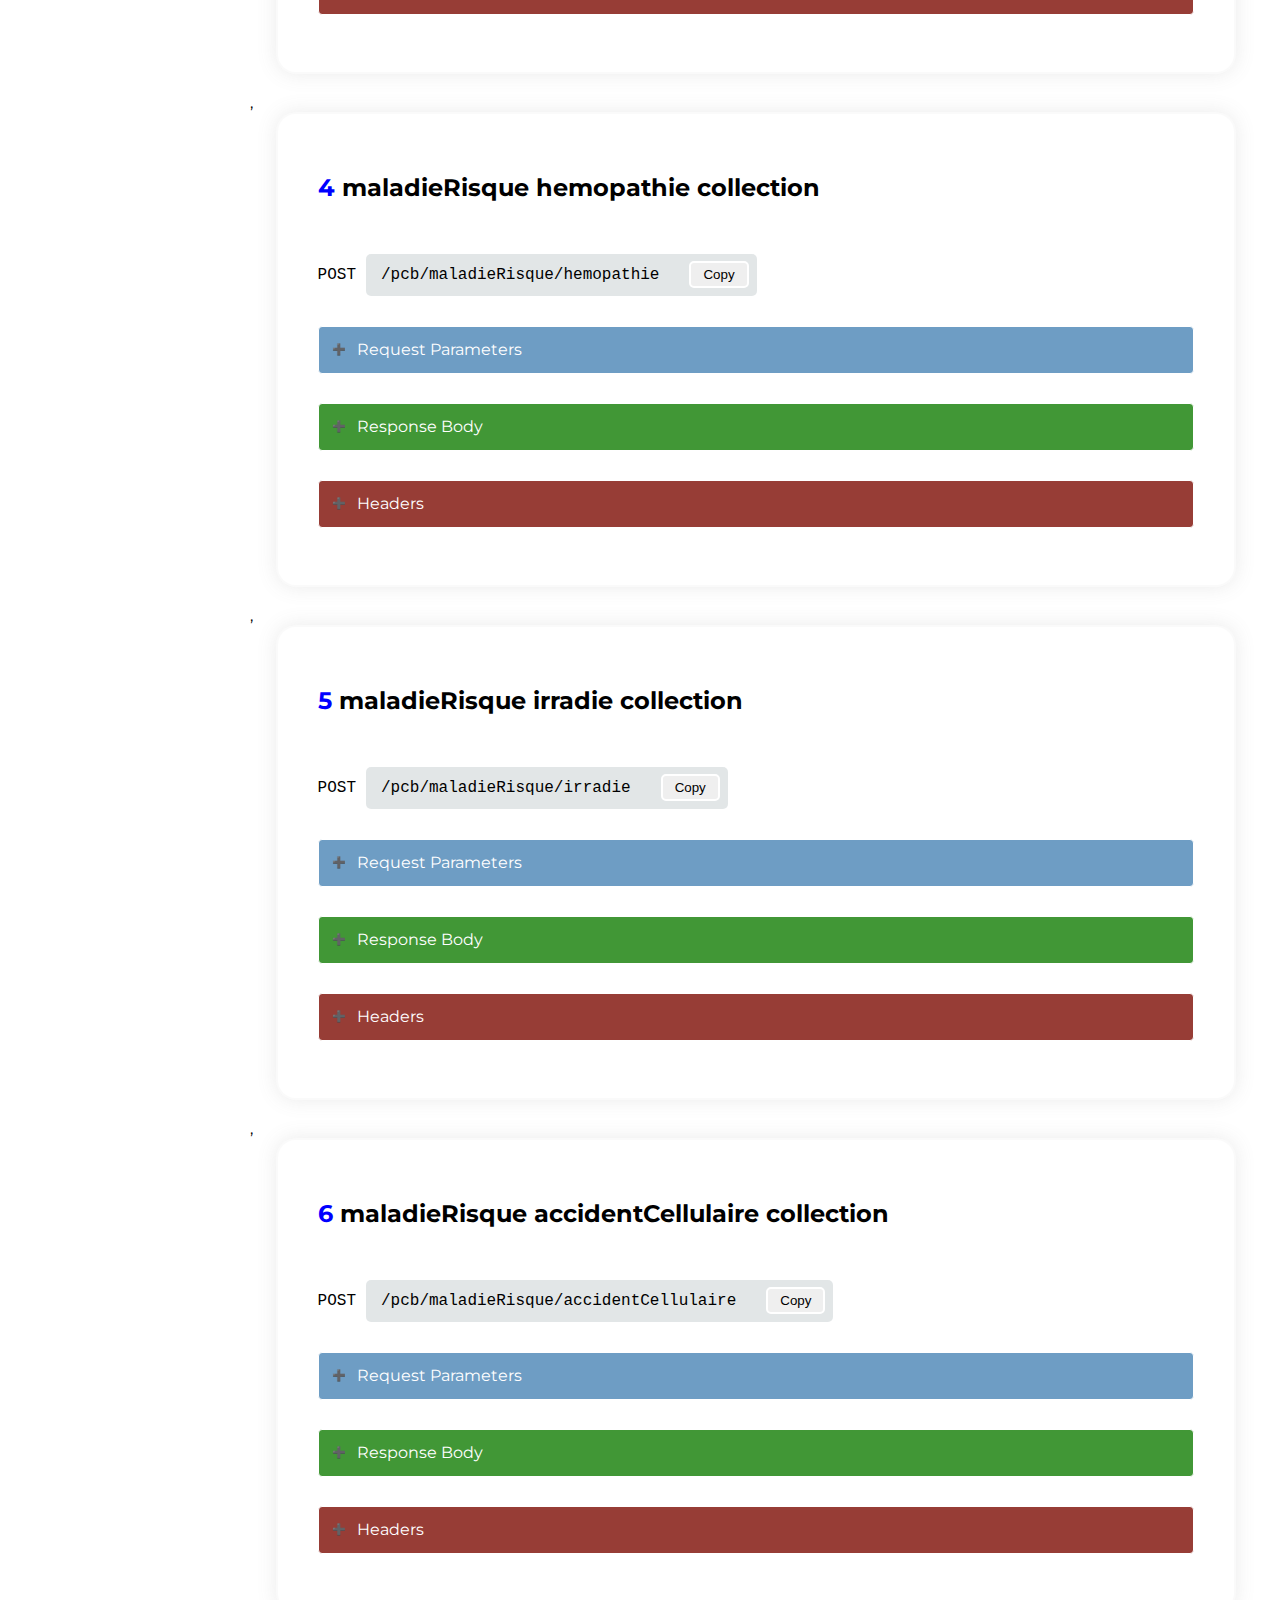
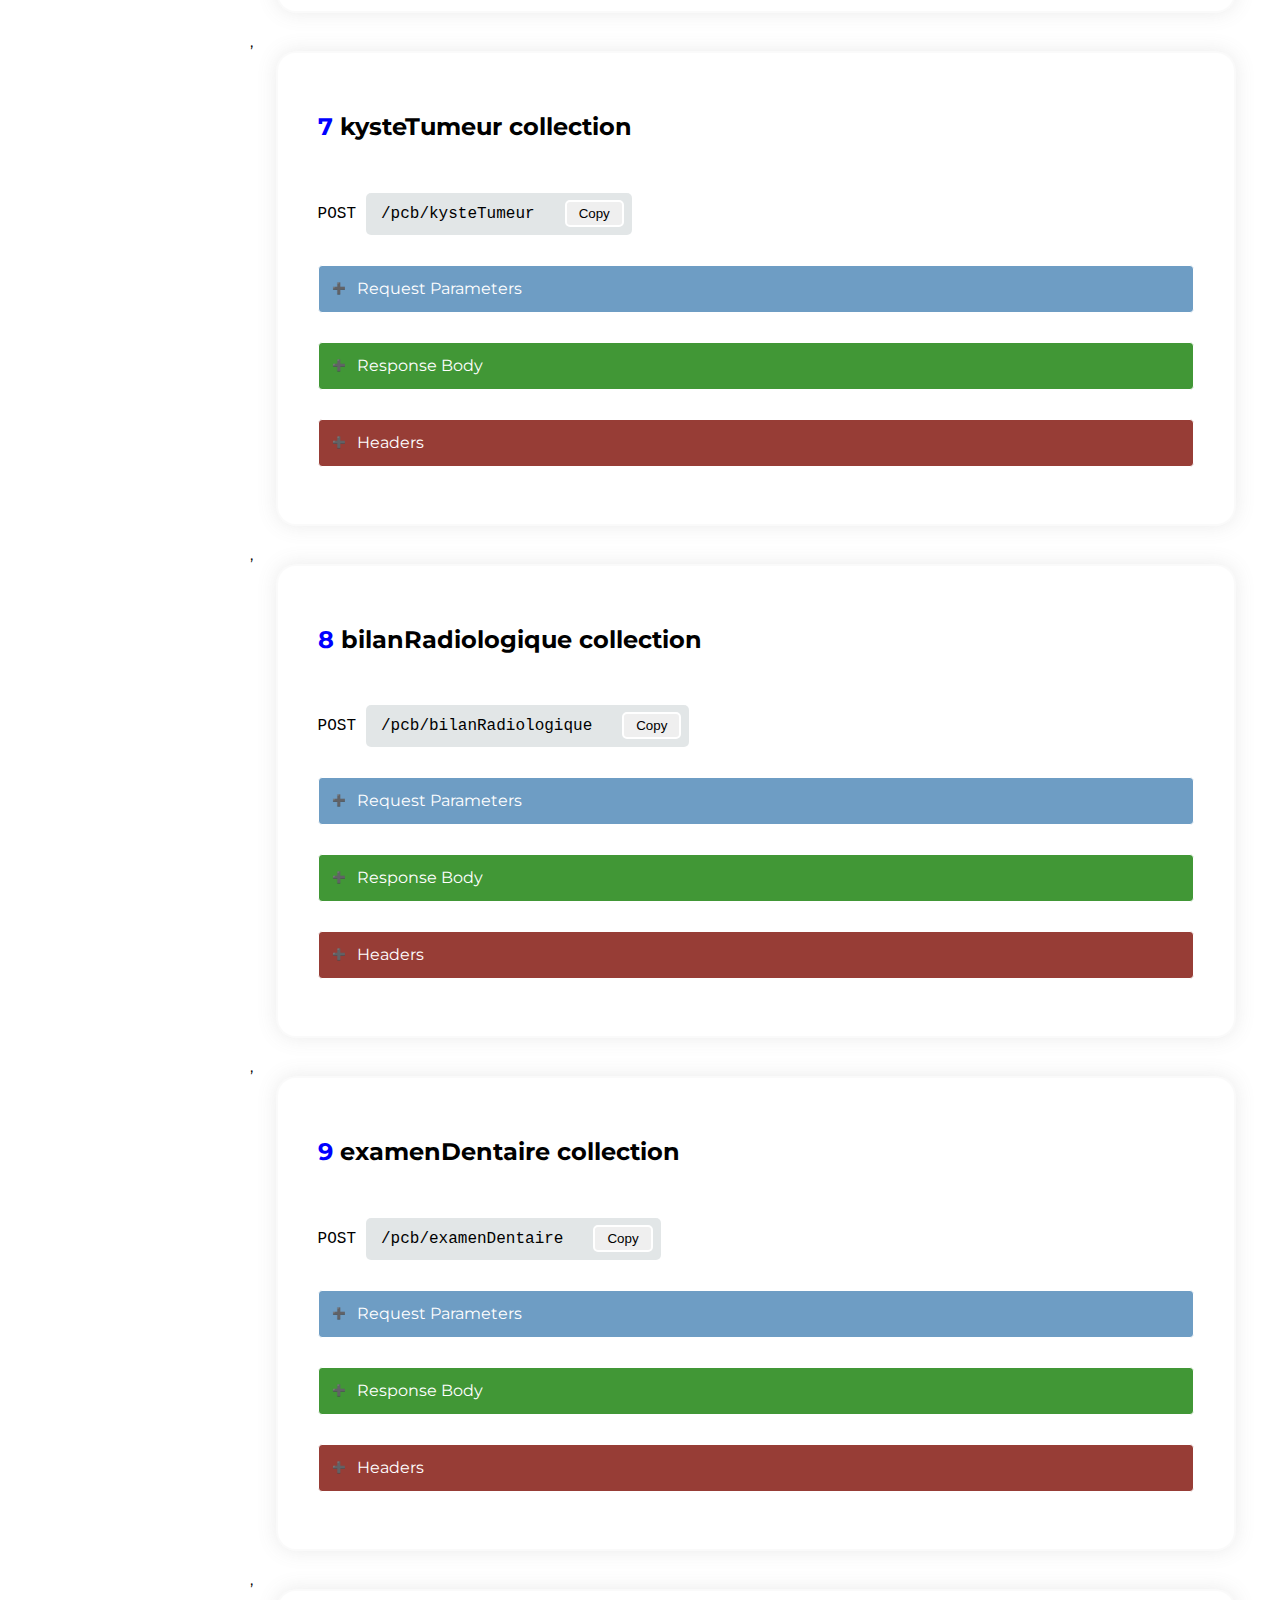
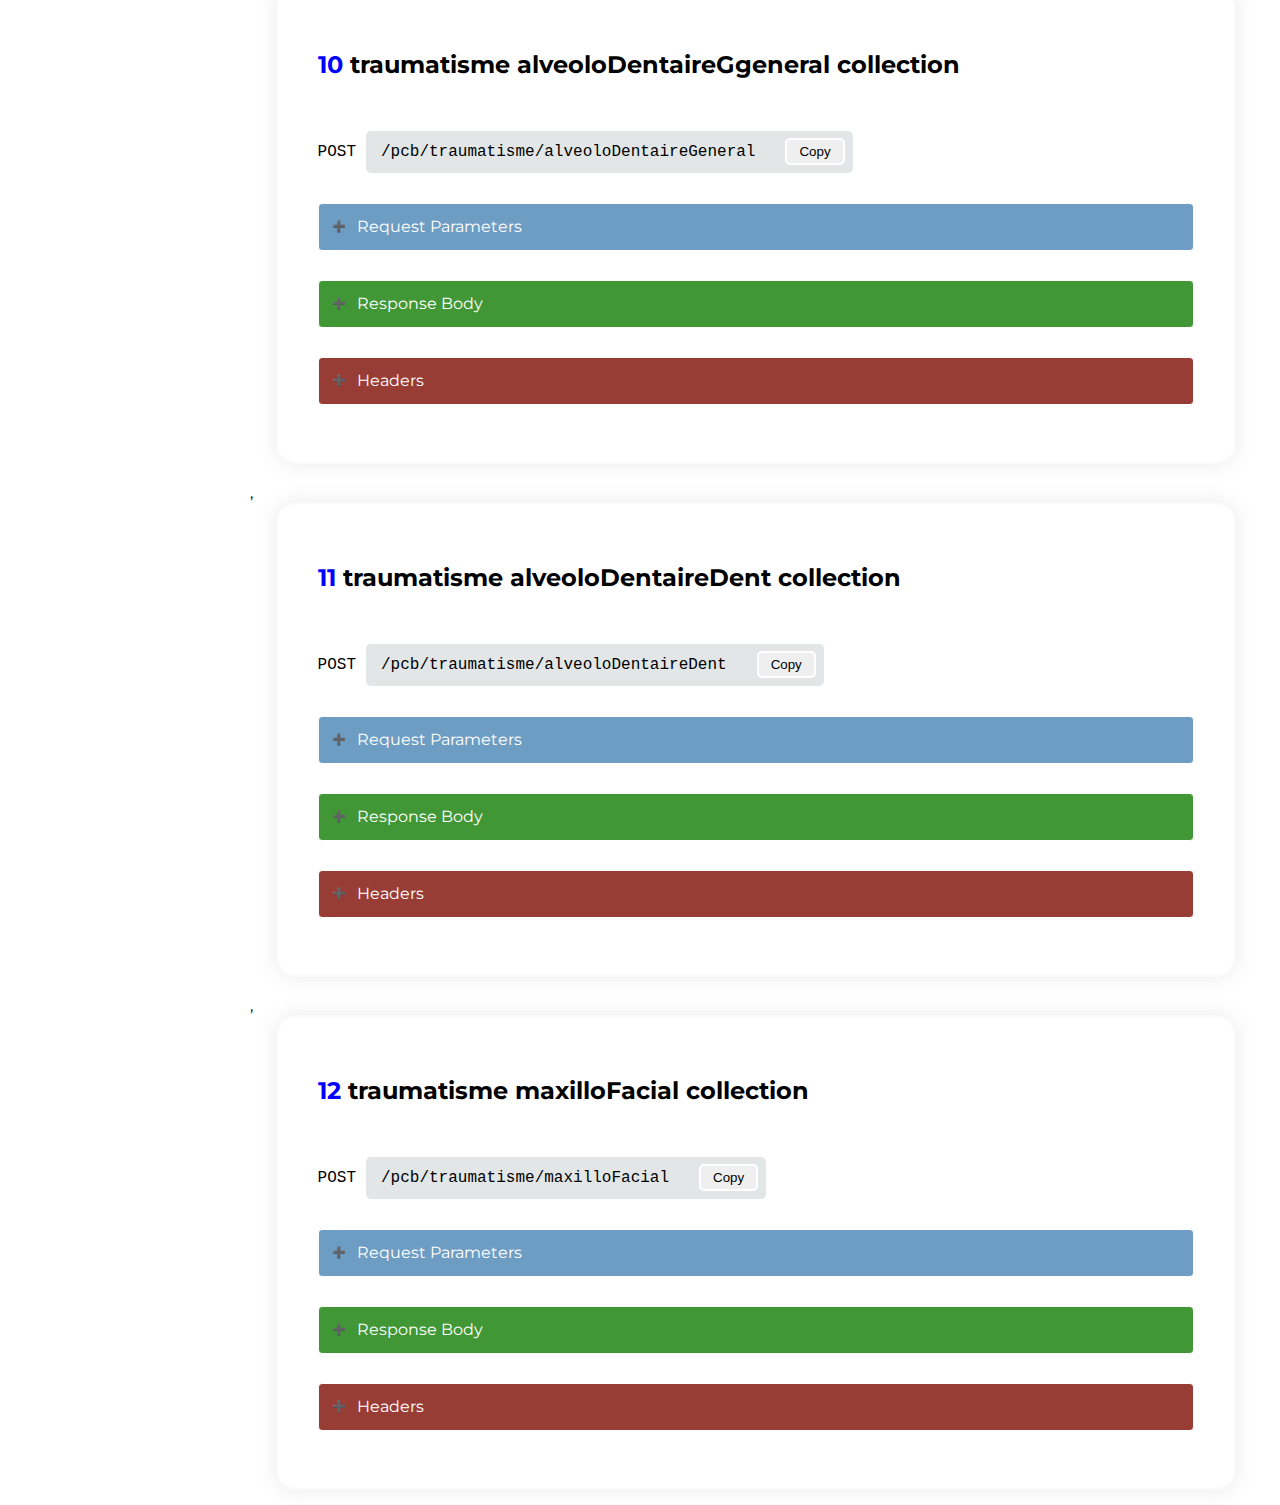
<file: pages/pcb.html>
<!DOCTYPE html>
<html lang="en">
    <head>
        <meta charset="UTF-8" />
        <meta name="viewport" content="width=device-width, initial-scale=1.0" />
        <link rel="stylesheet" href="../styles/navigation.css" />
        <link rel="stylesheet" href="../styles/main.css" />
        <title>PCB Endpoints</title>
    </head>
    <body>
        <nav></nav>
        <h1>PCB</h1>
        <main></main>

        <script type="module" src="../scripts/apis/pcb.js"></script>
    </body>
</html>
</file>
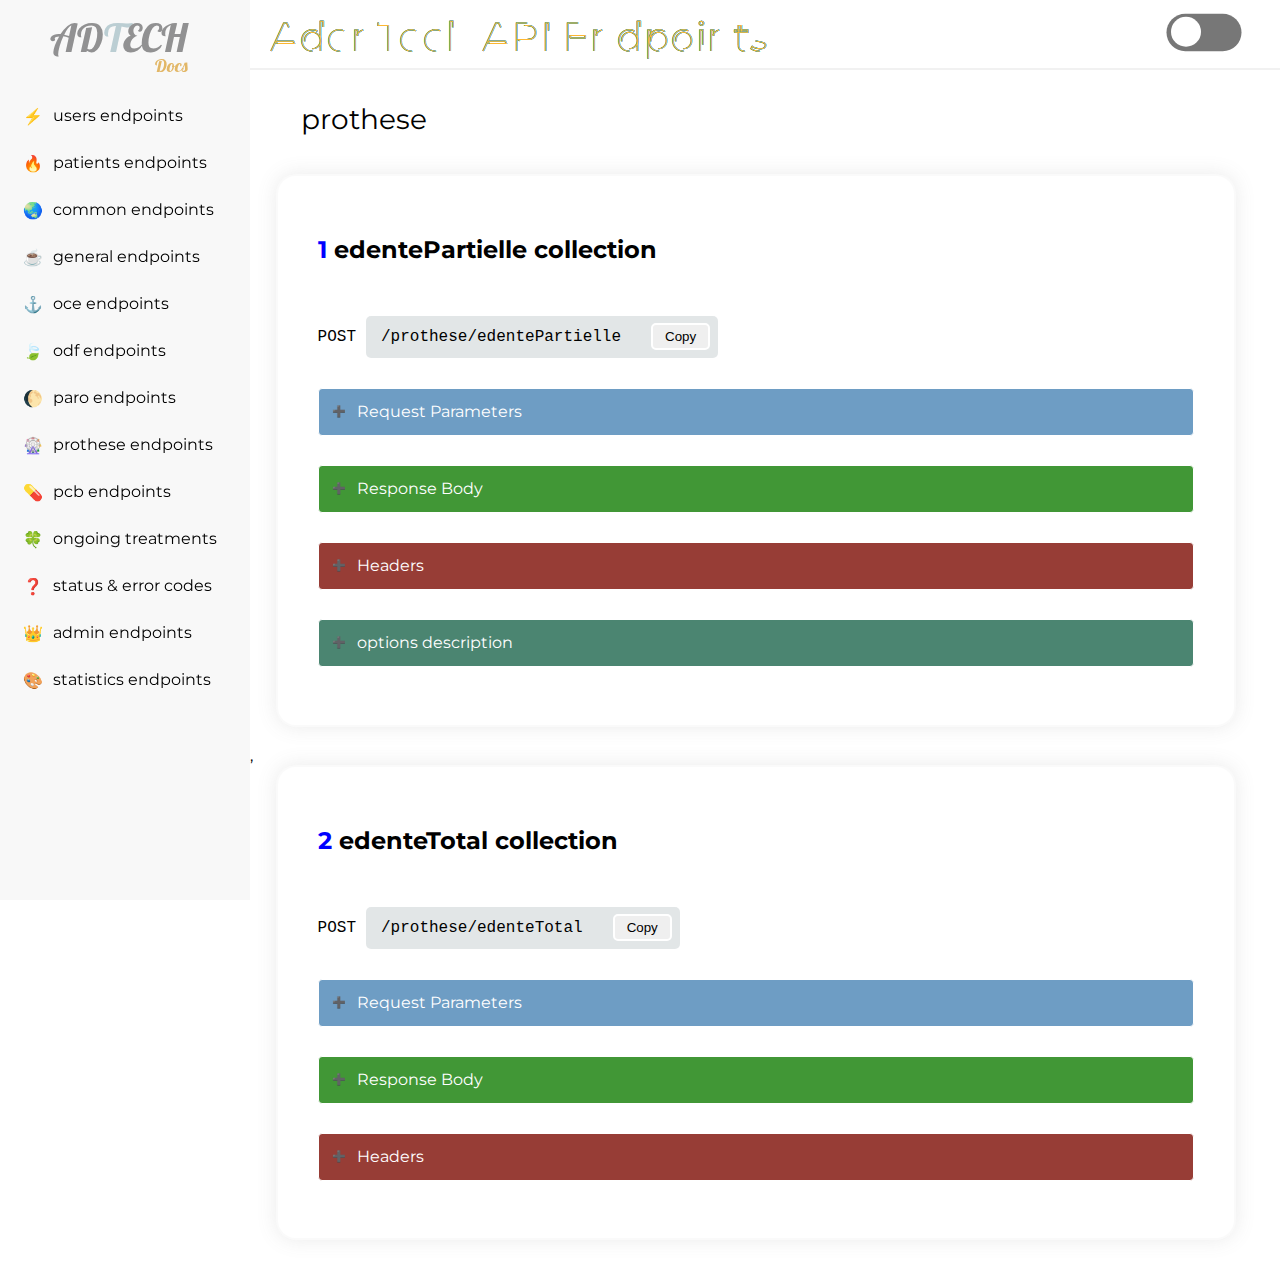
<file: pages/prothese.html>
<!DOCTYPE html>
<html lang="en">
    <head>
        <meta charset="UTF-8" />
        <meta name="viewport" content="width=device-width, initial-scale=1.0" />
        <link rel="stylesheet" href="../styles/navigation.css" />
        <link rel="stylesheet" href="../styles/main.css" />
        <title>prothese Endpoints</title>
    </head>
    <body>
        <nav></nav>
        <h1>prothese</h1>
        <main></main>

        <script type="module" src="../scripts/apis/prothese.js"></script>
    </body>
</html>
</file>
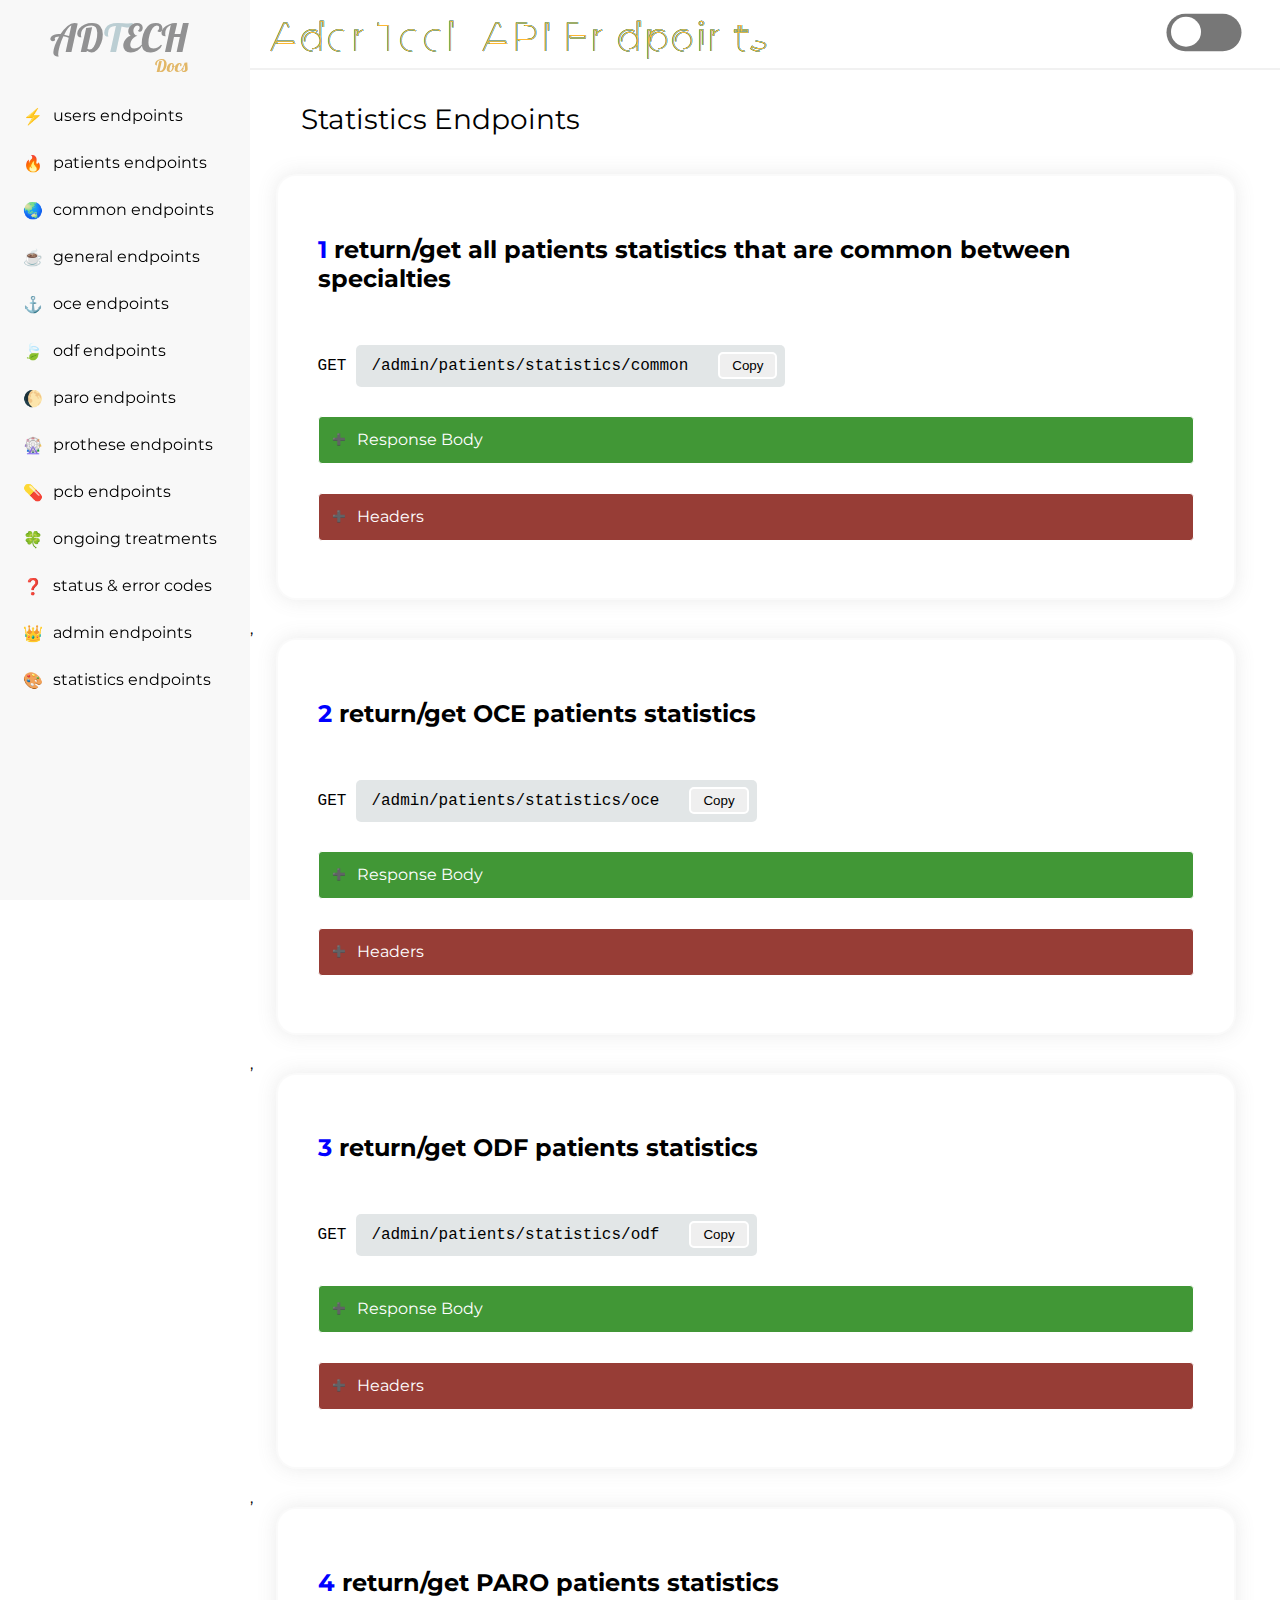
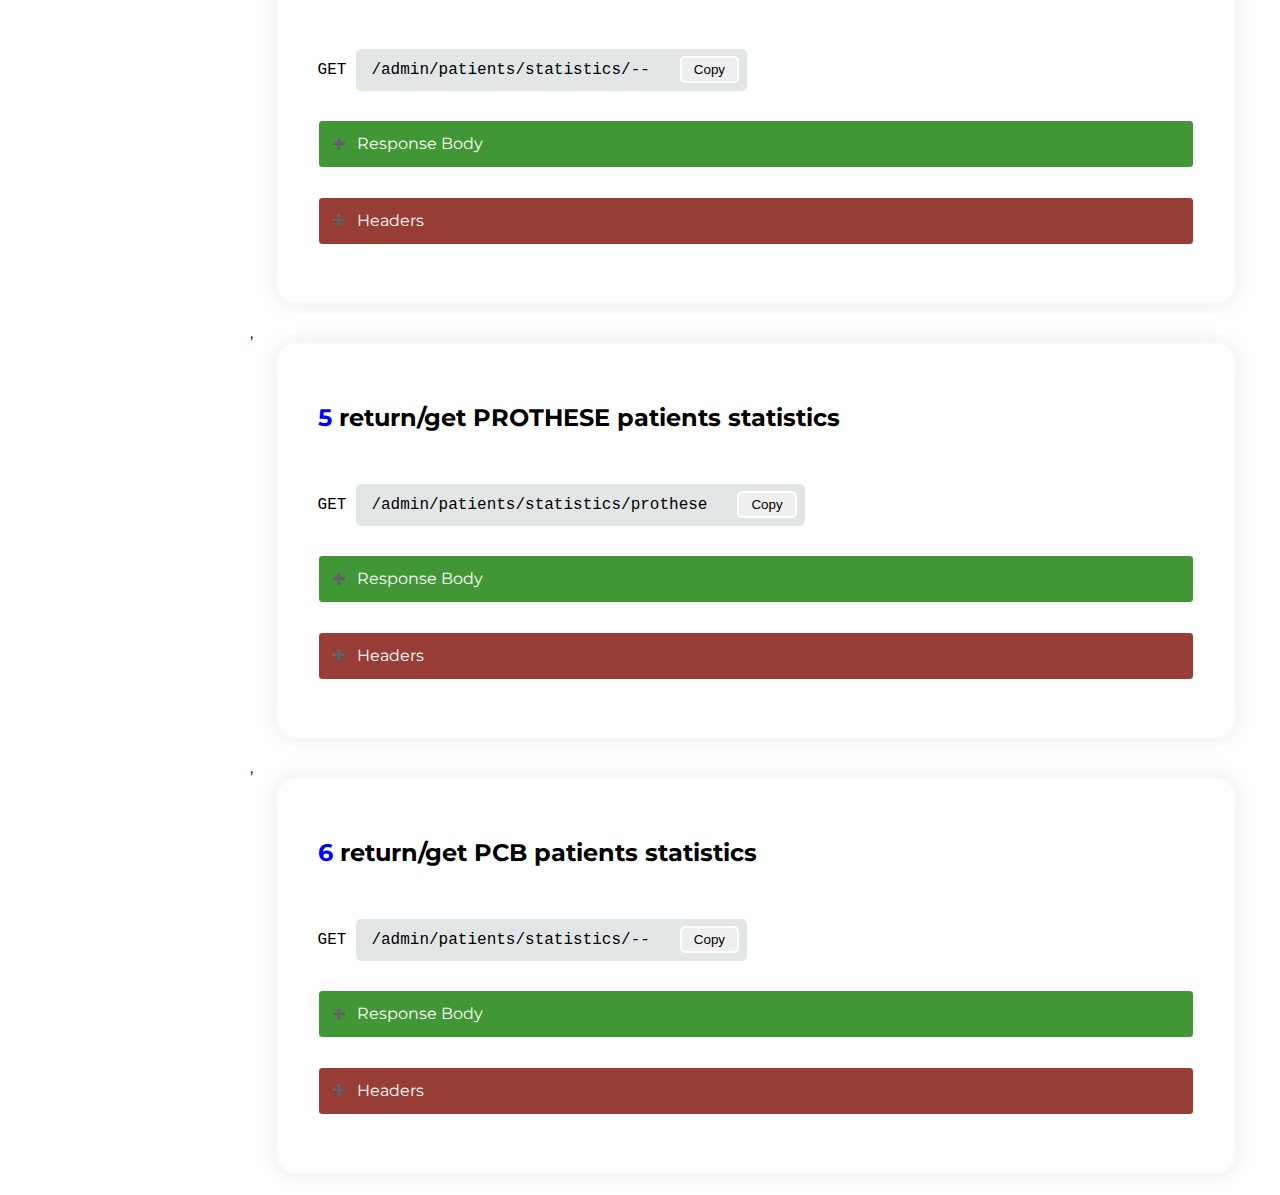
<file: pages/statistics.html>
<!DOCTYPE html>
<html lang="en">
    <head>
        <meta charset="UTF-8" />
        <meta name="viewport" content="width=device-width, initial-scale=1.0" />
        <link rel="stylesheet" href="../styles/navigation.css" />
        <link rel="stylesheet" href="../styles/main.css" />
        <title>Statistics Endpoints</title>
    </head>
    <body>
        <nav></nav>
        <h1>Statistics Endpoints</h1>
        <main></main>

        <script type="module" src="../scripts/apis/statistics.js"></script>
    </body>
</html>
</file>
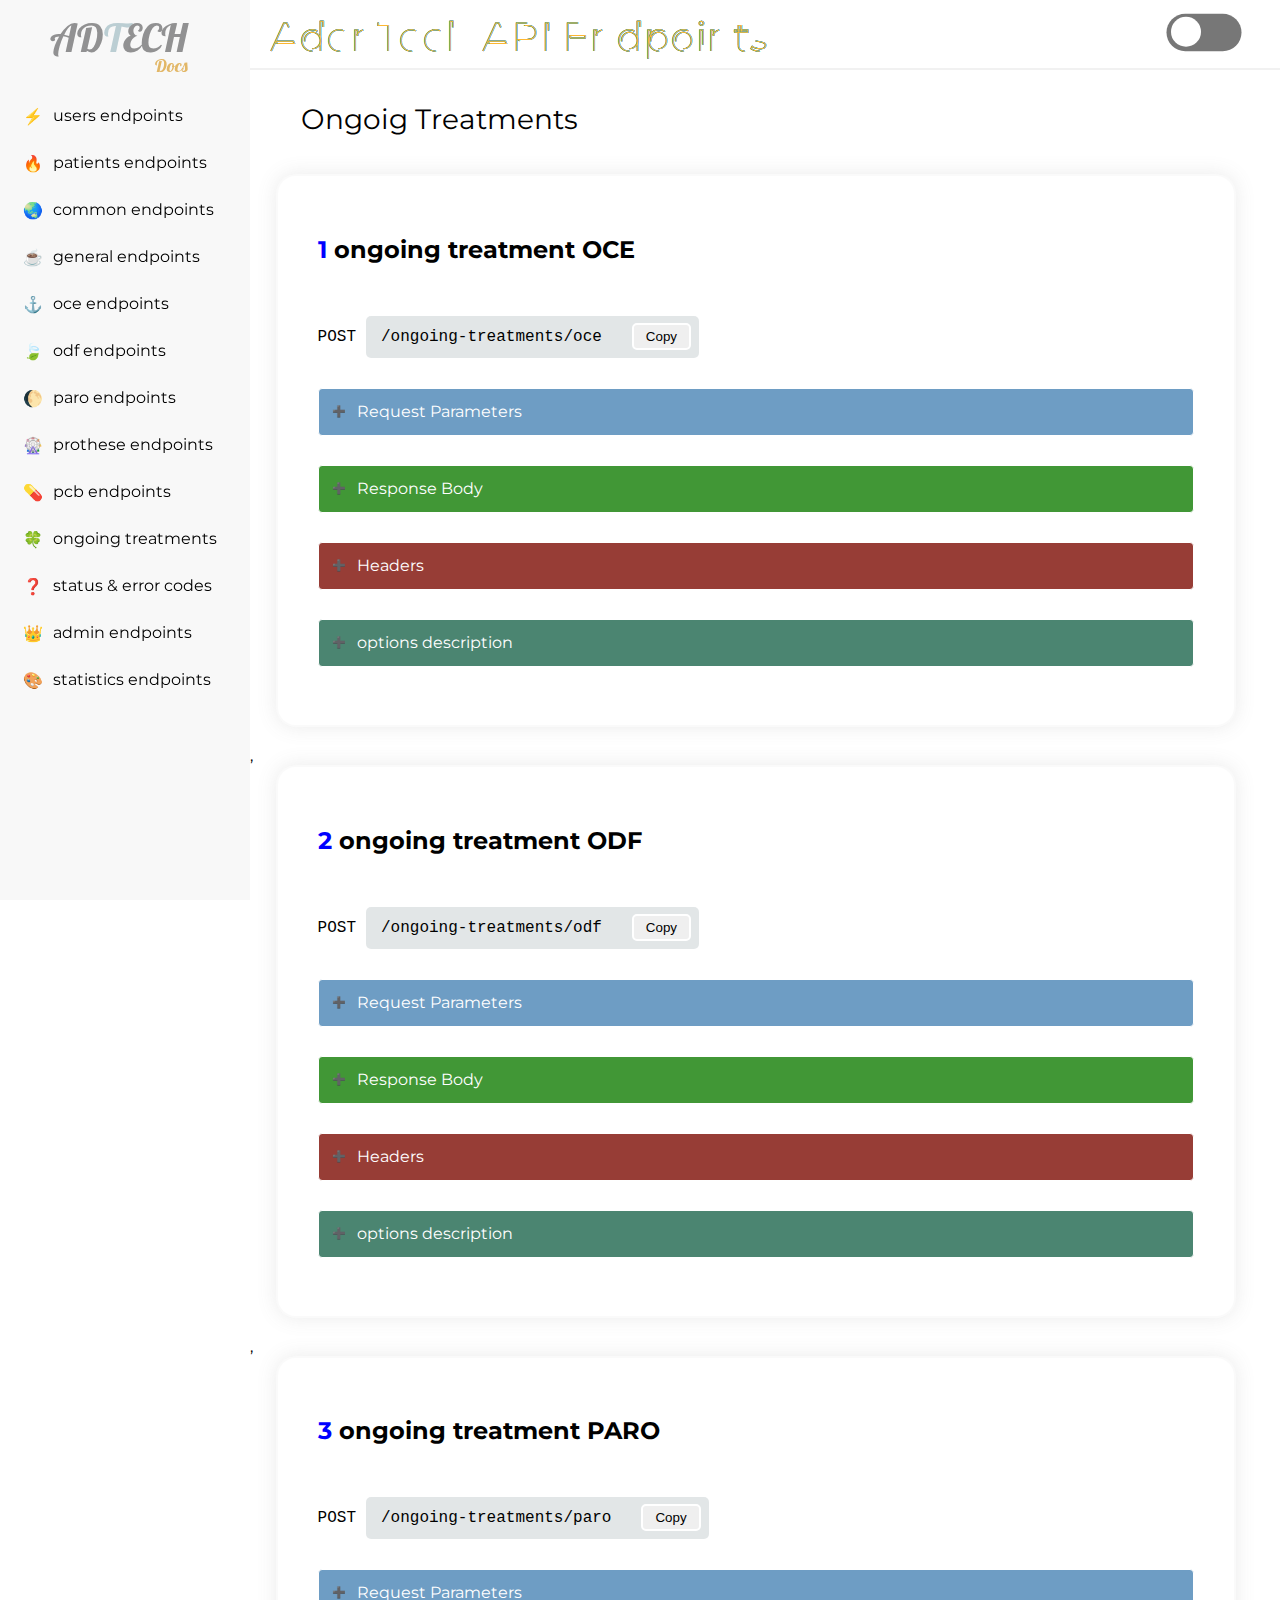
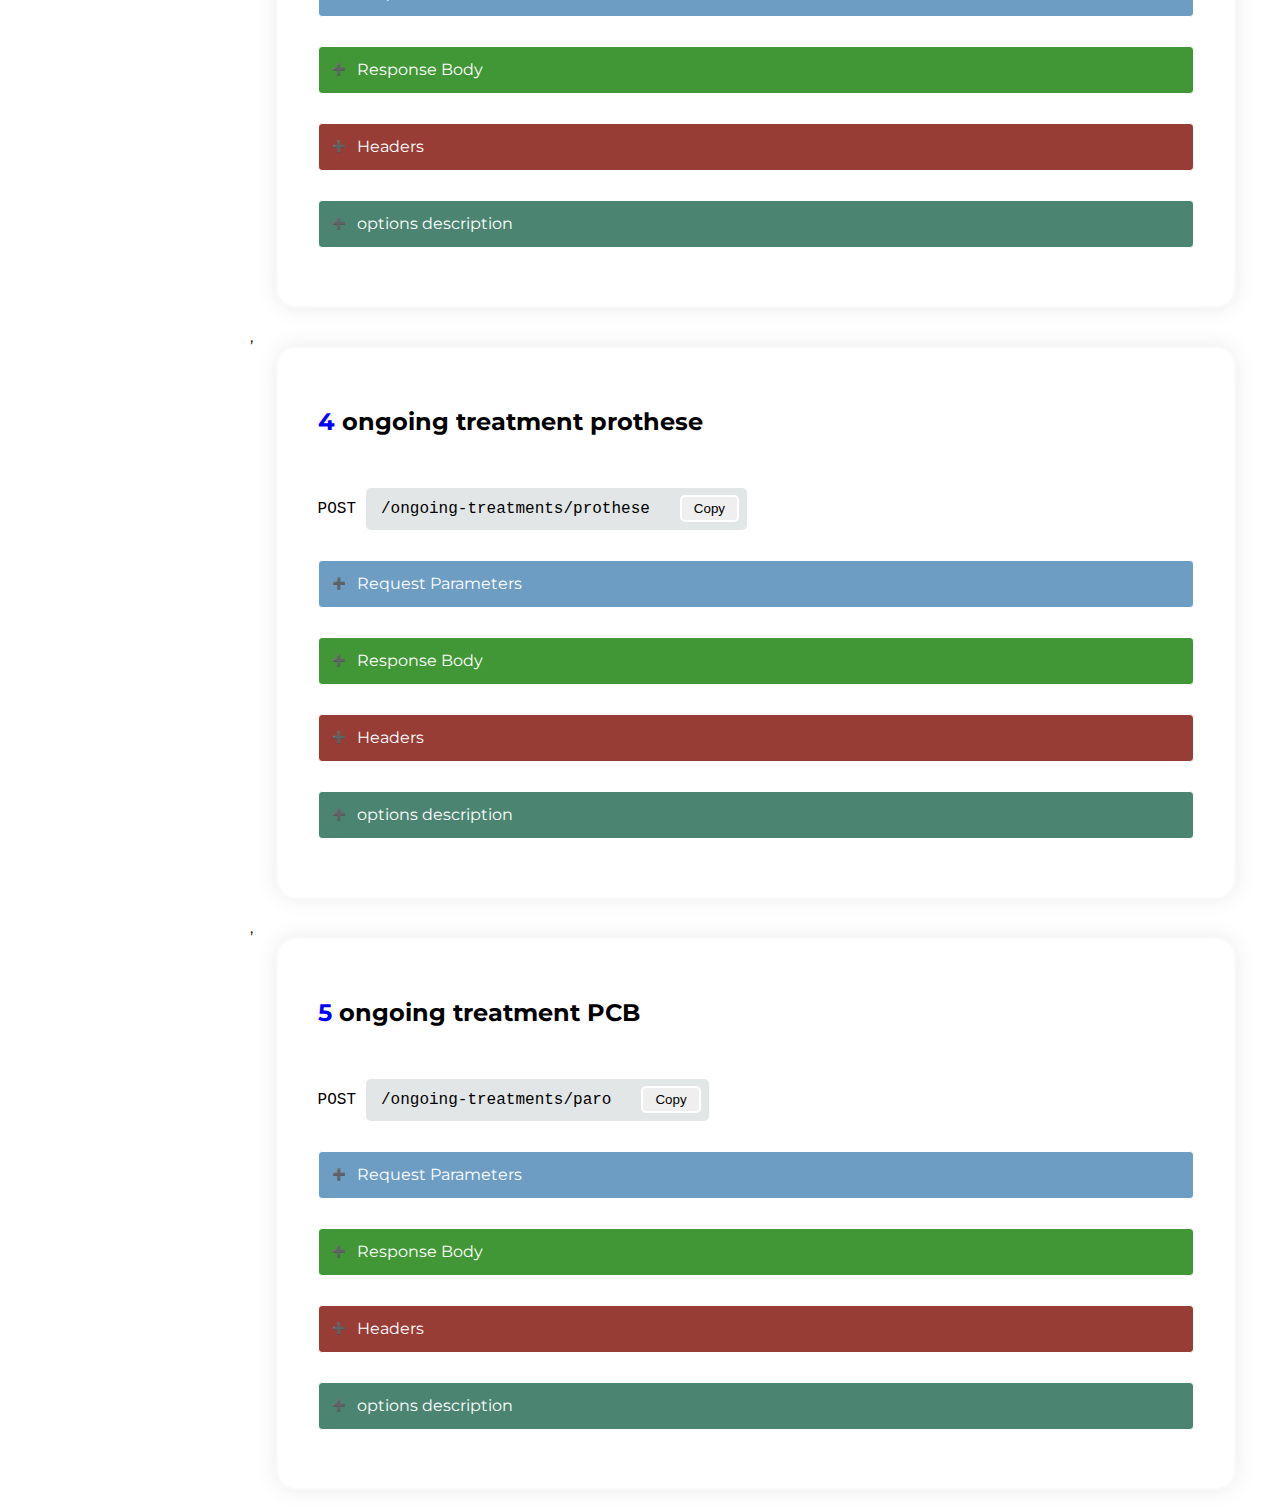
<file: pages/treatments.html>
<!DOCTYPE html>
<html lang="en">
    <head>
        <meta charset="UTF-8" />
        <meta name="viewport" content="width=device-width, initial-scale=1.0" />
        <link rel="stylesheet" href="../styles/navigation.css" />
        <link rel="stylesheet" href="../styles/main.css" />
        <title>Ongoig Treatments</title>
    </head>
    <body>
        <nav></nav>
        <h1>Ongoig Treatments</h1>
        <main></main>

        <script type="module" src="../scripts/apis/treatments.js"></script>
    </body>
</html>
</file>
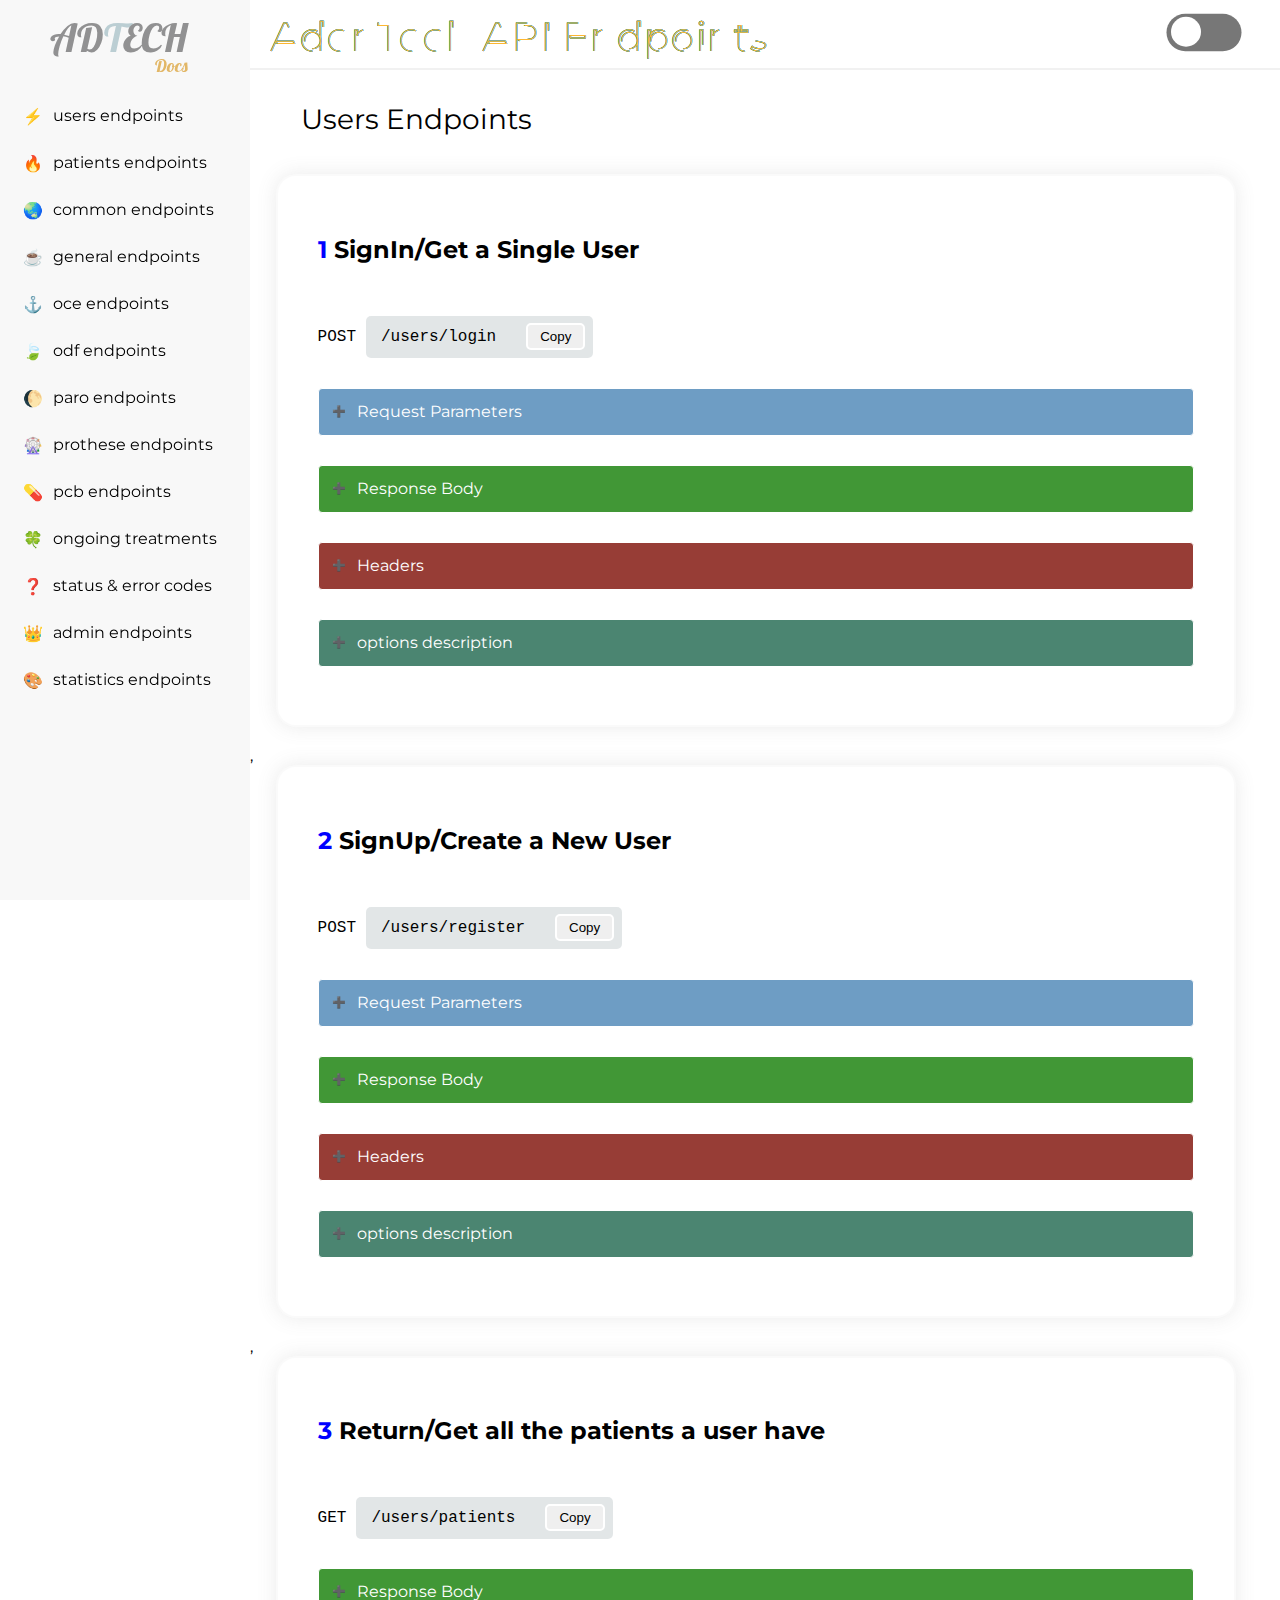
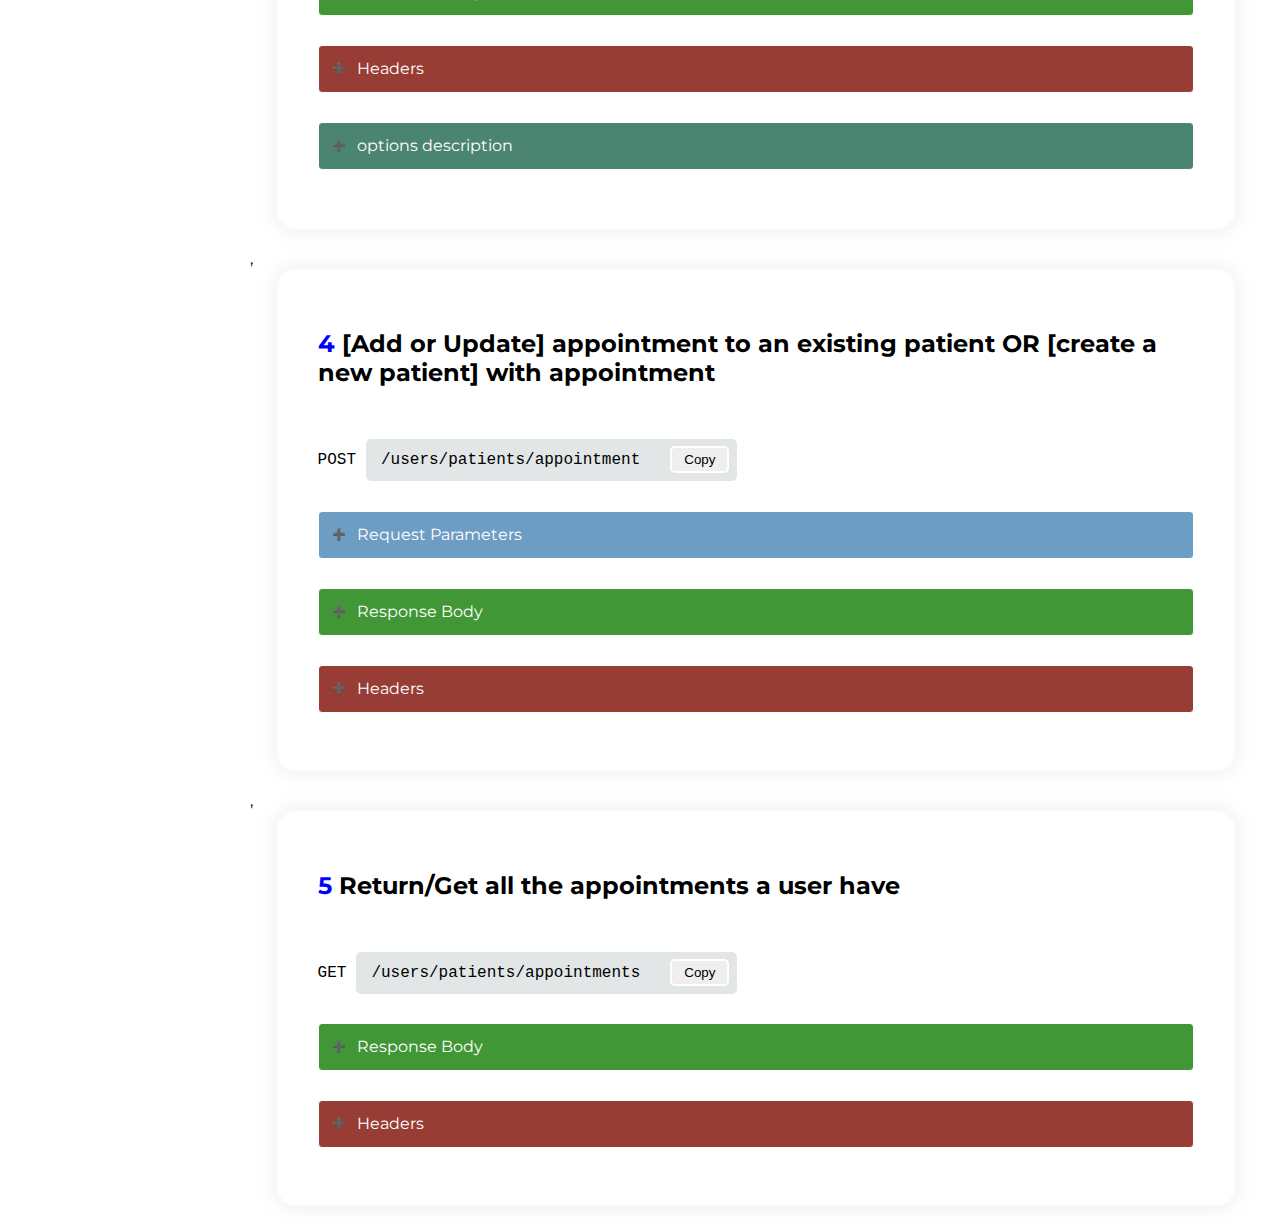
<file: pages/users.html>
<!DOCTYPE html>
<html lang="en">
    <head>
        <meta charset="UTF-8" />
        <meta name="viewport" content="width=device-width, initial-scale=1.0" />
        <link rel="stylesheet" href="../styles/navigation.css" />
        <link rel="stylesheet" href="../styles/main.css" />
        <title>Users Endpoints</title>
    </head>
    <body>
        <nav></nav>
        <h1>Users Endpoints</h1>
        <main></main>

        <script type="module" src="../scripts/apis/users.js"></script>
    </body>
</html>
</file>
<file: styles/navigation.css>
@import url('https://fonts.googleapis.com/css?family=Montserrat');
@import url('https://fonts.googleapis.com/css?family=Lobster');
@import url('https://fonts.googleapis.com/css2?family=Jost&display=swap');

/* Body, Dark-Theme & Navbar Styles */
* {
    box-sizing: border-box;
}

body {
    transition: background 0.5s linear;
    font-family: 'Montserrat';
    margin-left: 250px;
    margin-top: 80px;
    background: white;
}

body.dark {
    background-color: #444;
    color: aliceblue;
}

nav {
    background: inherit;
    z-index: 99;
    height: 70px;
    width: calc(100% - 250px);
    border-bottom: 2px solid #ddd6;
    position: fixed;
    top: 0;
    right: 0;
}

/* Fancy Title styles */

svg {
    font: 2.5em 'Montserrat';
}

.text-copy {
    fill: none;
    stroke: white;
    stroke-dasharray: 6% 29%;
    stroke-width: 1px;
    stroke-dashoffset: 0%;
    animation: stroke-offset 5.5s infinite linear;
}

.text-copy:nth-child(1) {
    stroke: #16344d;
    animation-delay: -1;
}

.text-copy:nth-child(2) {
    stroke: #006584;
    animation-delay: -2s;
}

.text-copy:nth-child(3) {
    stroke: #0071bd;
    animation-delay: -3s;
}

.text-copy:nth-child(4) {
    stroke: #00bdb4;
    animation-delay: -4s;
}

.text-copy:nth-child(5) {
    stroke: #fdb731;
    animation-delay: -5s;
}

@keyframes stroke-offset {
    100% {
        stroke-dashoffset: -35%;
    }
}

/* DarkMode Button Styles*/
#theme {
    position: absolute;
    right: 5%;
    top: 30%;
}

#theme :hover {
    cursor: pointer;
}

.checkbox {
    opacity: 0;
    position: absolute;
    right: 0;
}

.label {
    width: 50px;
    height: 25px;
    background-color: #777;
    display: flex;
    border-radius: 50px;
    align-items: center;
    justify-content: space-between;
    padding: 5px;
    position: relative;
    transform: scale(1.5);
}

.ball {
    width: 20px;
    height: 20px;
    background-color: white;
    position: absolute;
    top: 2px;
    left: 3px;
    border-radius: 50%;
    transition: transform 0.2s linear;
}

.checkbox:checked + .label .ball {
    transform: translateX(24px);
}

/* Sidebar Styles */
#sidebar {
    z-index: 99;
    height: 100vh;
    width: 250px;
    position: fixed;
    left: 0;
    top: 0;
    background: #9991;
}

.sidebar-logo {
    font-family: 'Lobster', cursive;
    font-size: 2.5rem;
    margin-bottom: 8px;
    position: relative;
    display: flex;
    justify-content: center;
    margin-top: 12px;
    margin-right: 12px;
}
.sidebar-logo a {
    text-decoration: none;
    color: rgb(145, 145, 146);
}
.sidebar-logo span {
    color: rgb(187, 206, 211);
}

.sidebar-logo::after {
    content: 'Docs';
    position: absolute;
    font-size: 18px;
    bottom: -30%;
    left: 65%;
    color: rgb(226, 183, 103);
}

.sections {
    margin-top: 12%;
}
.section::selection {
    color: inherit;
}

.section {
    height: 47px;
    display: flex;
    align-items: center;
    padding: 7px 0;
    padding-left: 5%;
}

.section {
    color: inherit;
    text-decoration: none;
}

.section.focused {
    background: #cae5ff7e;
}

.section:hover {
    cursor: pointer;
}

.section:active {
    background-color: #cae5ff7e;
}

.section::before {
    padding: 0 10px;
    transform: translateY(1px);
}
.section:nth-child(1)::before {
    content: '⚡';
}
.section:nth-child(2)::before {
    content: '🔥';
}
.section:nth-child(3)::before {
    content: '🌏';
}
.section:nth-child(4)::before {
    content: '☕';
}
.section:nth-child(5)::before {
    content: '⚓';
}
.section:nth-child(6)::before {
    content: '🍃';
}
.section:nth-child(7)::before {
    content: '🌔';
}
.section:nth-child(8)::before {
    content: '🎡';
}
.section:nth-child(9)::before {
    content: '💊';
}
.section:nth-child(10)::before {
    content: '🍀';
}
.section:nth-child(11)::before {
    content: '❓';
}
.section:nth-child(12)::before {
    content: '👑';
}
.section:nth-child(13)::before {
    content: '🎨';
}
</file>
<file: styles/cards.css>
#cards {
    display: flex;
    flex-wrap: wrap;
    justify-content: center;
}

.card {
    margin: 20px;
    padding: 25px;
    width: 32vw;
    min-width: 400px;
    border-radius: 5px;
    box-shadow: 0 0 20px #6662;
    border: 2px solid #ddd2;
    transition: 1s;
    color: inherit;
    text-decoration: none;
}

.card:hover {
    cursor: pointer;
    transform: translate(1px, -1px);
    box-shadow: 1px 1px 30px #9993;
}

.card ul {
    list-style: circle;
}

.card ul li {
    text-align: left;
    line-height: 25px;
}
</file>
<file: styles/main.css>
main {
    white-space: pre-line;
}

h1 {
    font-weight: 400;
    margin-top: 10%;
    margin-left: 5%;
    font-size: 28px;
}

.endpoint {
    width: 75vw;
    margin: 0 2vw;
    box-shadow: 0 0 20px #6662;
    border: 2px solid #ddd2;
    padding: 20px 40px;
    border-radius: 20px;
}

details {
    color: #fff;
    border: 1px solid;
    border-radius: 4px;
    min-height: 48px;
    transform-origin: top center;
    max-height: 1.5rem; /* set to line heihgt */
    transition: all 2s ease;
}

details[open] {
    max-height: 125rem;
    transition: all 2s ease;
}

details:hover {
    border-color: #878d99;
}

details:active {
    color: rgba(255, 255, 255, 0.9);
    border-color: #6d7380;
}

details > summary:first-of-type {
    list-style-type: none;
}

details + details {
    margin-top: 10px;
}

details p {
    color: #fefefe;
    line-height: 1.7;
    padding: 0 25px 15px;
    transform: translateY(-30px);
    overflow: hidden;
    text-overflow: ellipsis;
    font-size: 16px;
    color: rgb(137, 245, 94);
    background-color: #373b37;
    font-family: monospace;
}

details.request {
    background: #6e9dc4;
}

details.response {
    background: #419736;
}

details.headers {
    background: #973d36;
}

details.description {
    background: rgb(75, 133, 113);
}

summary {
    outline: none;
    font-size: 16px;
    padding: 13px;
    cursor: pointer;
}

summary:selection {
    background: transparent;
}

[open] summary {
    display: inline;
}

summary:after {
    margin-top: 2px;
    content: '➕';
    float: left;
    margin-right: 11px;
    text-align: center;
    font-size: 11px;
}

[open] summary:after {
    padding: 0 0 12px 0;
    content: '➖';
}

code {
    font-size: 16px;
    width: 75vw;
}

code span {
    padding: 12px 8px 12px 15px;
    background: rgba(182, 193, 196, 0.4);
    border-radius: 5px;
    margin-left: 10px;
}

code span button {
    border: 0;
    outline: none;
    padding: 4px 12px;
    text-transform: capitalize;
    border-radius: 5px;
    border: 2px solid white;
    transition: 0.4s;
    margin-left: 30px;
}

code span button:hover {
    background: rgb(220, 238, 248);
    cursor: pointer;
}

code span button:focus {
    border-color: rgb(196, 221, 241);
}
</file>
